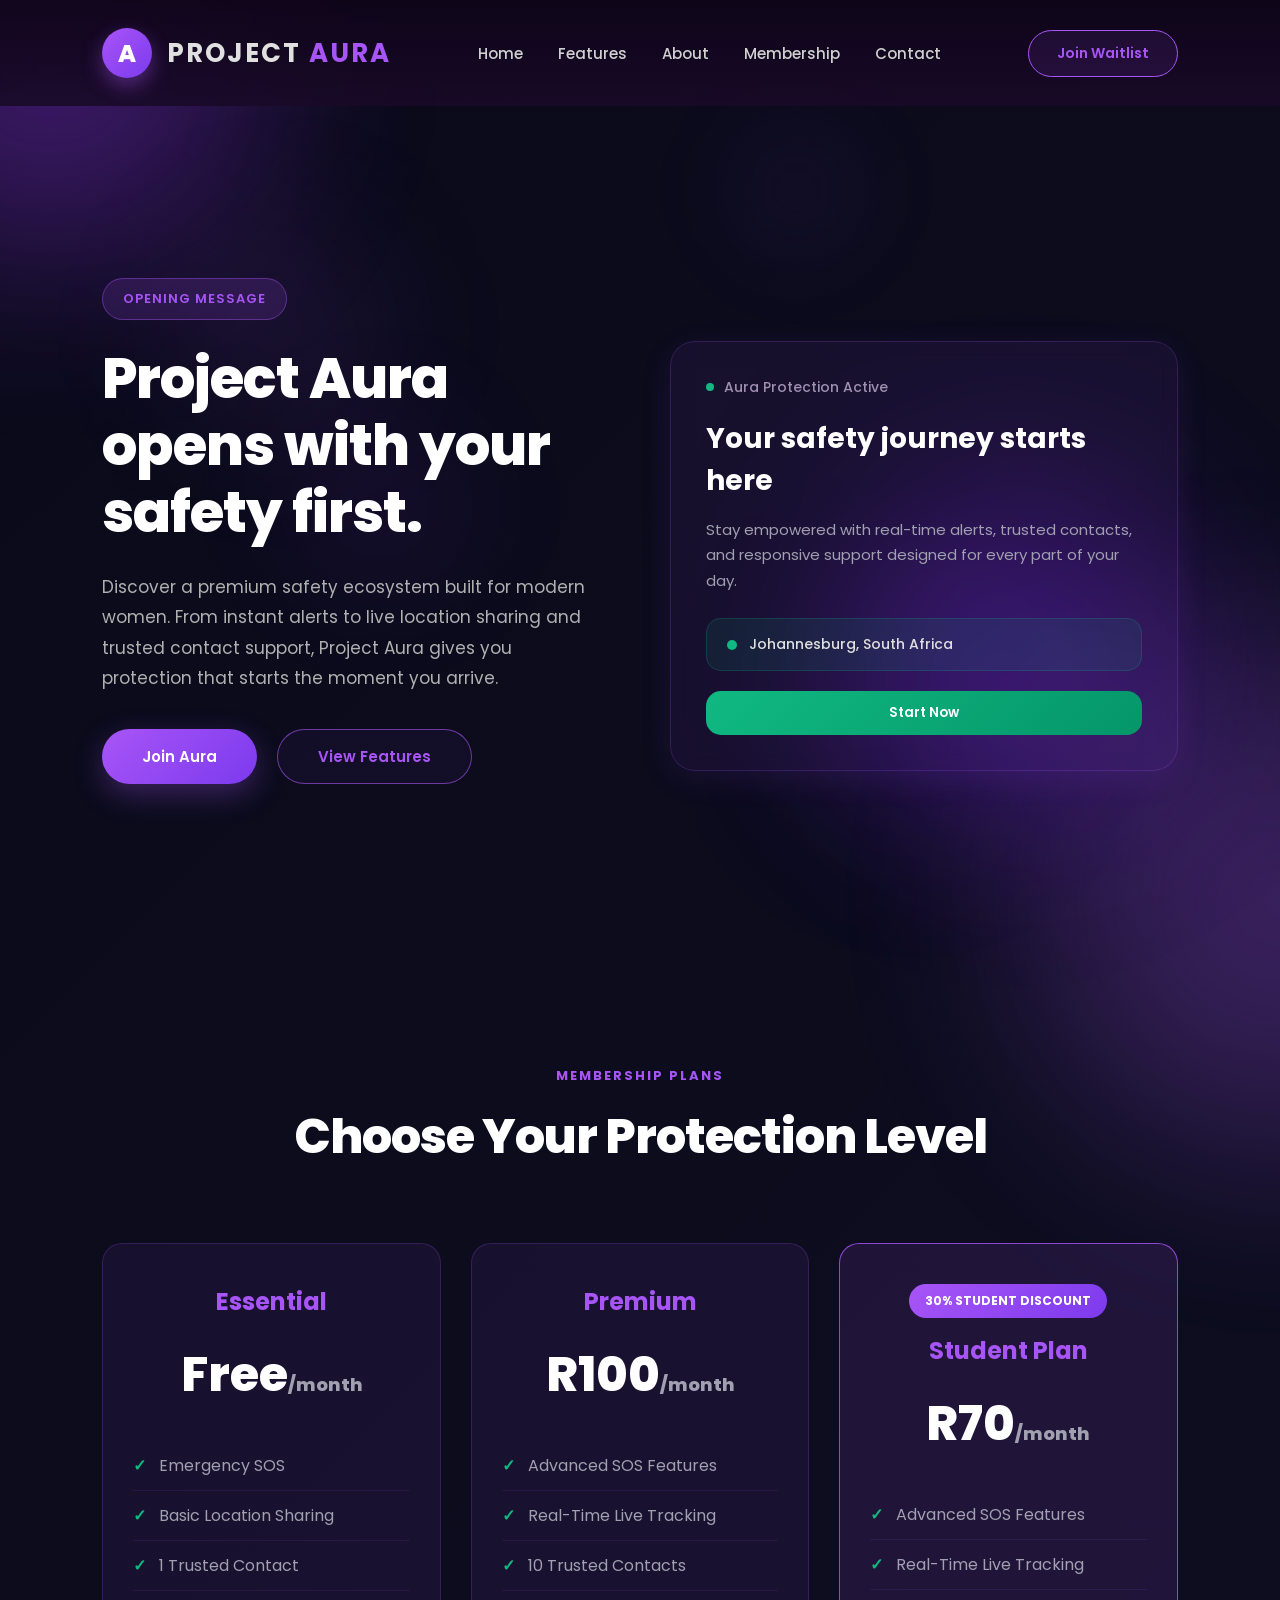
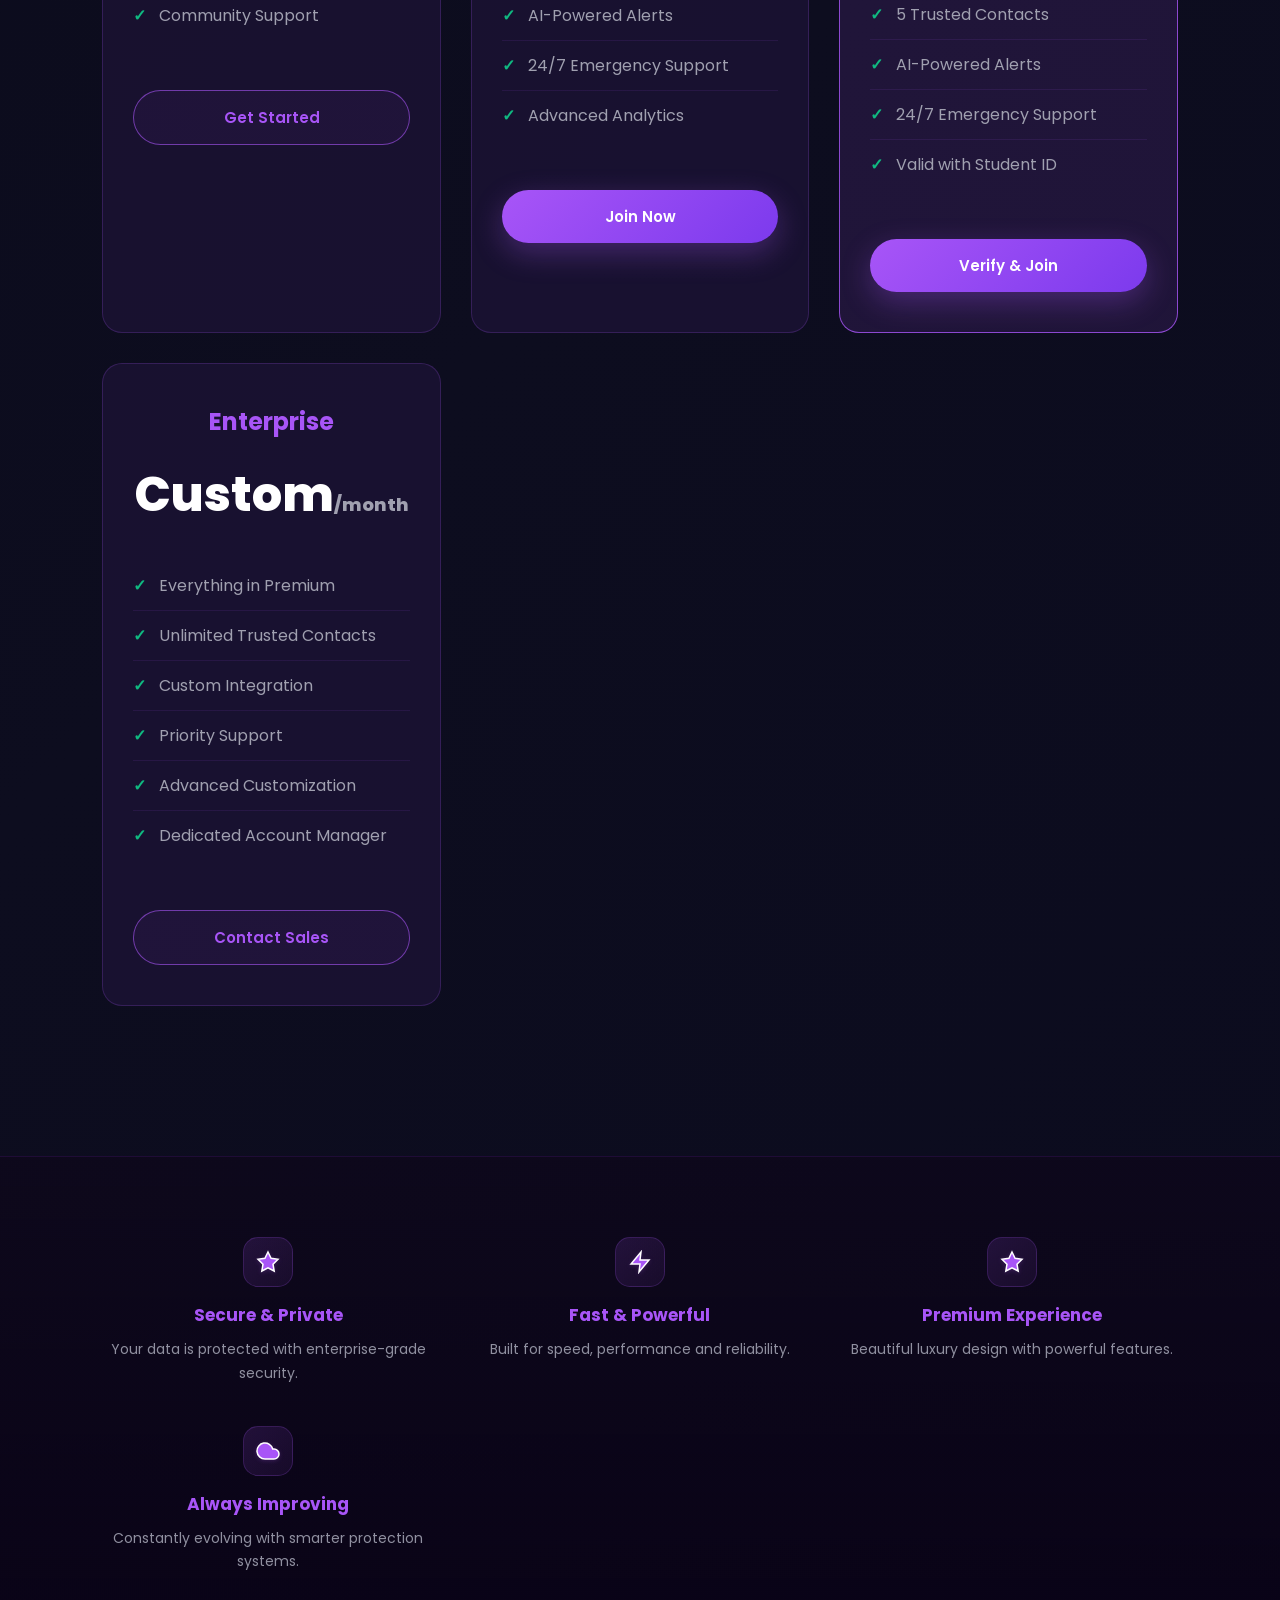
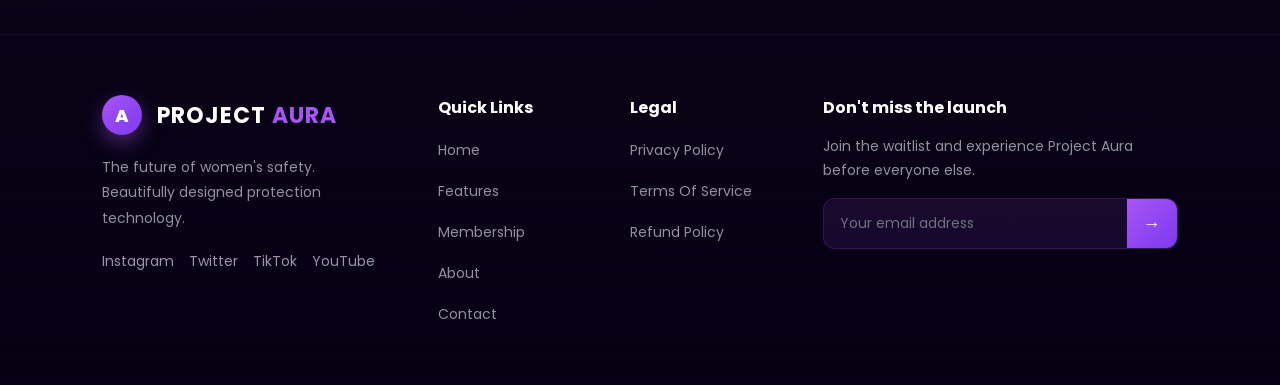
<file: index.html>
<!DOCTYPE html>
<html lang="en">
<head>
<meta charset="UTF-8">
<meta name="viewport" content="width=device-width, initial-scale=1.0">
<title>Membership - Project Aura</title>
<link rel="stylesheet" href="styles.css">
<link rel="preconnect" href="https://fonts.googleapis.com">
<link href="https://fonts.googleapis.com/css2?family=Poppins:wght@300;400;500;600;700;800&display=swap" rel="stylesheet">
<style>
.pricing-grid {
    display: grid;
    grid-template-columns: repeat(auto-fit, minmax(300px, 1fr));
    gap: 30px;
    margin: 50px auto;
    max-width: 1200px;
}
.pricing-card {
    background: rgba(168,85,247,0.08);
    border: 1px solid rgba(168,85,247,0.2);
    border-radius: 20px;
    padding: 40px 30px;
    text-align: center;
    transition: all 0.4s ease;
    position: relative;
}
.pricing-card:hover {
    transform: translateY(-10px);
    border-color: rgba(168,85,247,0.5);
    box-shadow: 0 20px 40px rgba(168,85,247,0.2);
}
.pricing-card h3 {
    font-size: 24px;
    font-weight: 700;
    margin-bottom: 15px;
    color: #a855f7;
}
.pricing-card .price {
    font-size: 48px;
    font-weight: 800;
    color: white;
    margin: 20px 0;
}
.pricing-card .price span {
    font-size: 18px;
    color: #a0a0b0;
}
.pricing-card ul {
    list-style: none;
    text-align: left;
    margin: 30px 0;
}
.pricing-card li {
    padding: 12px 0;
    color: #a0a0b0;
    border-bottom: 1px solid rgba(168,85,247,0.1);
}
.pricing-card li:last-child {
    border-bottom: none;
}
.pricing-card li::before {
    content: "✓ ";
    color: #10b981;
    font-weight: bold;
    margin-right: 10px;
}
</style>
</head>
<body>

<div class="bg-blur blur1"></div>
<div class="bg-blur blur2"></div>
<div class="bg-blur blur3"></div>

<div class="purple-glow-1"></div>
<div class="purple-glow-2"></div>
<div class="purple-glow-3"></div>
<div class="purple-glow-4"></div>

<header>
<nav>
<div class="logo">
    <div class="logo-circle">A</div>
    <h1>PROJECT <span>AURA</span></h1>
</div>
<ul>
    <li><a href="index.html">Home</a></li>
    <li><a href="features.html">Features</a></li>
    <li><a href="about.html">About</a></li>
    <li><a href="membership.html">Membership</a></li>
    <li><a href="contact.html">Contact</a></li>
</ul>
<button class="nav-btn" onclick="window.location.href='membership.html'">Join Waitlist</button>
</nav>
</header>

<section class="hero">
    <div class="hero-left">
        <div class="premium-badge">OPENING MESSAGE</div>
        <h2>Project Aura opens with your safety first.</h2>
        <p>Discover a premium safety ecosystem built for modern women. From instant alerts to live location sharing and trusted contact support, Project Aura gives you protection that starts the moment you arrive.</p>
        <div class="hero-buttons">
            <button class="primary-btn" onclick="window.location.href='membership.html'">Join Aura</button>
            <button class="secondary-btn" onclick="window.location.href='features.html'">View Features</button>
        </div>
    </div>
    <div class="hero-right">
        <div class="glass-card">
            <div class="card-top">
                <div class="status-dot"></div>
                Aura Protection Active
            </div>
            <h3>Your safety journey starts here</h3>
            <p>Stay empowered with real-time alerts, trusted contacts, and responsive support designed for every part of your day.</p>
            <div class="live-location">
                <div class="pulse"></div>
                Johannesburg, South Africa
            </div>
            <button onclick="window.location.href='membership.html'">Start Now</button>
        </div>
    </div>
</section>

<section class="features-section" style="min-height: 80vh; padding-top: 60px;">
<div class="section-title">
    <span>MEMBERSHIP PLANS</span>
    <h2>Choose Your Protection Level</h2>
</div>

<div class="pricing-grid">
    <div class="pricing-card">
        <h3>Essential</h3>
        <div class="price">Free<span>/month</span></div>
        <ul>
            <li>Emergency SOS</li>
            <li>Basic Location Sharing</li>
            <li>1 Trusted Contact</li>
            <li>Community Support</li>
        </ul>
        <button class="secondary-btn" style="width: 100%; margin-top: 20px;">Get Started</button>
    </div>

    <div class="pricing-card">
        <h3>Premium</h3>
        <div class="price">R100<span>/month</span></div>
        <ul>
            <li>Advanced SOS Features</li>
            <li>Real-Time Live Tracking</li>
            <li>10 Trusted Contacts</li>
            <li>AI-Powered Alerts</li>
            <li>24/7 Emergency Support</li>
            <li>Advanced Analytics</li>
        </ul>
        <button class="primary-btn" style="width: 100%; margin-top: 20px;">Join Now</button>
    </div>

    <div class="pricing-card" style="border-color: rgba(168,85,247,0.8); background: rgba(168,85,247,0.12);">
        <div style="display: inline-block; padding: 8px 16px; background: linear-gradient(135deg, #a855f7, #7c3aed); border-radius: 20px; font-size: 12px; font-weight: 700; margin-bottom: 15px; color: white;">30% STUDENT DISCOUNT</div>
        <h3>Student Plan</h3>
        <div class="price">R70<span>/month</span></div>
        <ul>
            <li>Advanced SOS Features</li>
            <li>Real-Time Live Tracking</li>
            <li>5 Trusted Contacts</li>
            <li>AI-Powered Alerts</li>
            <li>24/7 Emergency Support</li>
            <li>Valid with Student ID</li>
        </ul>
        <button class="primary-btn" style="width: 100%; margin-top: 20px;">Verify & Join</button>
    </div>

    <div class="pricing-card">
        <h3>Enterprise</h3>
        <div class="price">Custom<span>/month</span></div>
        <ul>
            <li>Everything in Premium</li>
            <li>Unlimited Trusted Contacts</li>
            <li>Custom Integration</li>
            <li>Priority Support</li>
            <li>Advanced Customization</li>
            <li>Dedicated Account Manager</li>
        </ul>
        <button class="secondary-btn" style="width: 100%; margin-top: 20px;">Contact Sales</button>
    </div>
</div>
</section>

<footer class="aura-footer">
<div class="footer-top">
<div class="footer-feature">
    <div class="footer-icon">
        <svg viewBox="0 0 24 24" xmlns="http://www.w3.org/2000/svg">
            <path d="M12 2l3.09 6.26L22 9.27l-5 4.87 1.18 6.88L12 17.77l-6.18 3.25L7 14.14 2 9.27l6.91-1.01L12 2z"/>
            <path d="M12 2l3.09 6.26L22 9.27l-5 4.87 1.18 6.88L12 17.77l-6.18 3.25L7 14.14 2 9.27l6.91-1.01L12 2z" fill="none" stroke="currentColor" stroke-width="1.5"/>
        </svg>
    </div>
    <h3>Secure & Private</h3>
    <p>Your data is protected with enterprise-grade security.</p>
</div>
<div class="footer-feature">
    <div class="footer-icon">
        <svg viewBox="0 0 24 24" xmlns="http://www.w3.org/2000/svg">
            <path d="M13 2L3 14h9l-1 8 10-12h-9l1-8z"/>
            <path d="M13 2L3 14h9l-1 8 10-12h-9l1-8z" fill="none" stroke="currentColor" stroke-width="1.5"/>
        </svg>
    </div>
    <h3>Fast & Powerful</h3>
    <p>Built for speed, performance and reliability.</p>
</div>
<div class="footer-feature">
    <div class="footer-icon">
        <svg viewBox="0 0 24 24" xmlns="http://www.w3.org/2000/svg">
            <path d="M12 2l3.09 6.26L22 9.27l-5 4.87 1.18 6.88L12 17.77l-6.18 3.25L7 14.14 2 9.27l6.91-1.01L12 2z"/>
            <path d="M12 2l3.09 6.26L22 9.27l-5 4.87 1.18 6.88L12 17.77l-6.18 3.25L7 14.14 2 9.27l6.91-1.01L12 2z" fill="none" stroke="currentColor" stroke-width="1.5"/>
        </svg>
    </div>
    <h3>Premium Experience</h3>
    <p>Beautiful luxury design with powerful features.</p>
</div>
<div class="footer-feature">
    <div class="footer-icon">
        <svg viewBox="0 0 24 24" xmlns="http://www.w3.org/2000/svg">
            <path d="M18 10h-1.26A8 8 0 1 0 9 20h9a5 5 0 0 0 0-10z"/>
            <path d="M18 10h-1.26A8 8 0 1 0 9 20h9a5 5 0 0 0 0-10z" fill="none" stroke="currentColor" stroke-width="1.5"/>
        </svg>
    </div>
    <h3>Always Improving</h3>
    <p>Constantly evolving with smarter protection systems.</p>
</div>
</div>

<div class="footer-main">
<div class="footer-brand">
<div class="logo">
    <div class="logo-circle">A</div>
    <h1>PROJECT <span>AURA</span></h1>
</div>
<p>
    The future of women's safety.
    <br>
    Beautifully designed protection technology.
</p>
<div class="socials">
    <a href="#">Instagram</a>
    <a href="#">Twitter</a>
    <a href="#">TikTok</a>
    <a href="#">YouTube</a>
</div>
</div>

<div class="footer-links">
<h3>Quick Links</h3>
<a href="index.html">Home</a>
<a href="features.html">Features</a>
<a href="membership.html">Membership</a>
<a href="about.html">About</a>
<a href="contact.html">Contact</a>
</div>

<div class="footer-links">
<h3>Legal</h3>
<a href="privacy.html">Privacy Policy</a>
<a href="terms.html">Terms Of Service</a>
<a href="refund.html">Refund Policy</a>
</div>

<div class="newsletter">
<h3>Don't miss the launch</h3>
<p>
Join the waitlist and experience
Project Aura before everyone else.
</p>
<div class="newsletter-box">
    <input type="email" placeholder="Your email address">
    <button>→</button>
</div>
</div>
</div>
</footer>

</body>
</html>
</file>
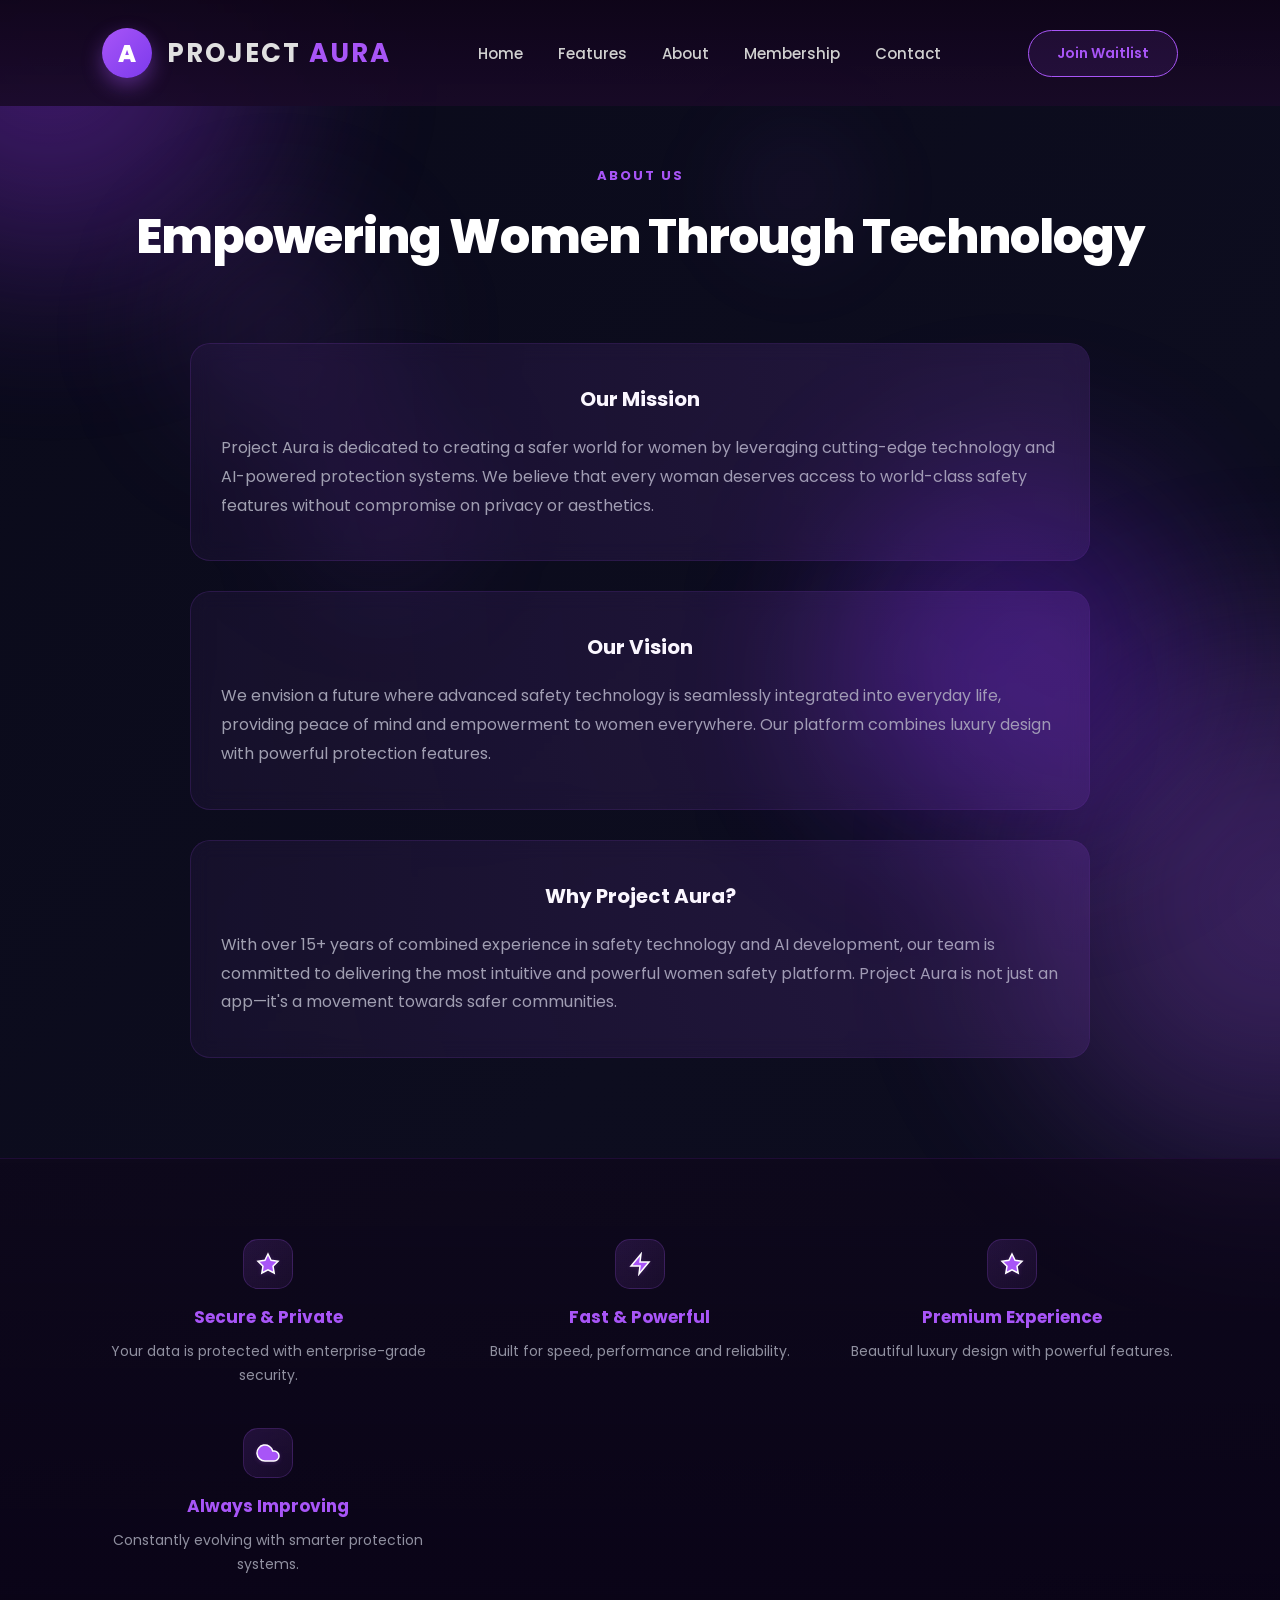
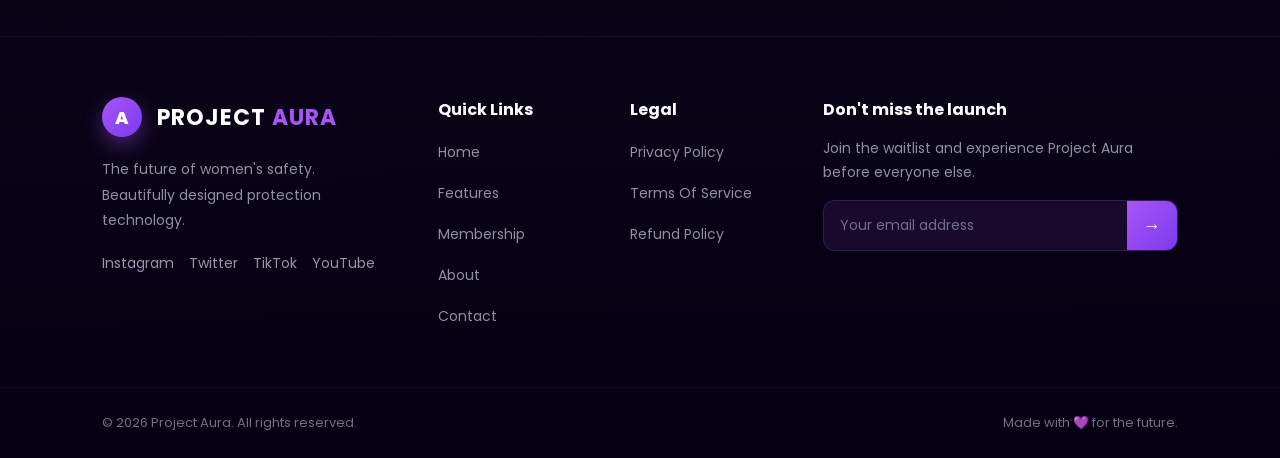
<file: about.html>
<!DOCTYPE html>
<html lang="en">
<head>
<meta charset="UTF-8">
<meta name="viewport" content="width=device-width, initial-scale=1.0">
<title>About - Project Aura</title>
<link rel="stylesheet" href="styles.css">
<link rel="preconnect" href="https://fonts.googleapis.com">
<link href="https://fonts.googleapis.com/css2?family=Poppins:wght@300;400;500;600;700;800&display=swap" rel="stylesheet">
</head>
<body>

<div class="bg-blur blur1"></div>
<div class="bg-blur blur2"></div>
<div class="bg-blur blur3"></div>

<div class="purple-glow-1"></div>
<div class="purple-glow-2"></div>
<div class="purple-glow-3"></div>
<div class="purple-glow-4"></div>

<header>
<nav>
<div class="logo">
    <div class="logo-circle">A</div>
    <h1>PROJECT <span>AURA</span></h1>
</div>
<ul>
    <li><a href="index.html">Home</a></li>
    <li><a href="features.html">Features</a></li>
    <li><a href="about.html">About</a></li>
    <li><a href="membership.html">Membership</a></li>
    <li><a href="contact.html">Contact</a></li>
</ul>
<button class="nav-btn" onclick="window.location.href='membership.html'">Join Waitlist</button>
</nav>
</header>

<section class="features-section" style="min-height: 80vh; padding-top: 60px;">
<div class="section-title">
    <span>ABOUT US</span>
    <h2>Empowering Women Through Technology</h2>
</div>

<div style="max-width: 900px; margin: 0 auto;">
    <div class="feature-card" style="text-align: left;">
        <h3 style="text-align: center; margin-bottom: 20px;">Our Mission</h3>
        <p style="font-size: 16px; line-height: 1.8;">
            Project Aura is dedicated to creating a safer world for women by leveraging cutting-edge technology and AI-powered protection systems. We believe that every woman deserves access to world-class safety features without compromise on privacy or aesthetics.
        </p>
    </div>

    <div class="feature-card" style="text-align: left; margin-top: 30px;">
        <h3 style="text-align: center; margin-bottom: 20px;">Our Vision</h3>
        <p style="font-size: 16px; line-height: 1.8;">
            We envision a future where advanced safety technology is seamlessly integrated into everyday life, providing peace of mind and empowerment to women everywhere. Our platform combines luxury design with powerful protection features.
        </p>
    </div>

    <div class="feature-card" style="text-align: left; margin-top: 30px;">
        <h3 style="text-align: center; margin-bottom: 20px;">Why Project Aura?</h3>
        <p style="font-size: 16px; line-height: 1.8;">
            With over 15+ years of combined experience in safety technology and AI development, our team is committed to delivering the most intuitive and powerful women safety platform. Project Aura is not just an app—it's a movement towards safer communities.
        </p>
    </div>
</div>
</section>

<footer class="aura-footer">
<div class="footer-top">
<div class="footer-feature">
    <div class="footer-icon">
        <svg viewBox="0 0 24 24" xmlns="http://www.w3.org/2000/svg">
            <path d="M12 2l3.09 6.26L22 9.27l-5 4.87 1.18 6.88L12 17.77l-6.18 3.25L7 14.14 2 9.27l6.91-1.01L12 2z"/>
            <path d="M12 2l3.09 6.26L22 9.27l-5 4.87 1.18 6.88L12 17.77l-6.18 3.25L7 14.14 2 9.27l6.91-1.01L12 2z" fill="none" stroke="currentColor" stroke-width="1.5"/>
        </svg>
    </div>
    <h3>Secure & Private</h3>
    <p>Your data is protected with enterprise-grade security.</p>
</div>
<div class="footer-feature">
    <div class="footer-icon">
        <svg viewBox="0 0 24 24" xmlns="http://www.w3.org/2000/svg">
            <path d="M13 2L3 14h9l-1 8 10-12h-9l1-8z"/>
            <path d="M13 2L3 14h9l-1 8 10-12h-9l1-8z" fill="none" stroke="currentColor" stroke-width="1.5"/>
        </svg>
    </div>
    <h3>Fast & Powerful</h3>
    <p>Built for speed, performance and reliability.</p>
</div>
<div class="footer-feature">
    <div class="footer-icon">
        <svg viewBox="0 0 24 24" xmlns="http://www.w3.org/2000/svg">
            <path d="M12 2l3.09 6.26L22 9.27l-5 4.87 1.18 6.88L12 17.77l-6.18 3.25L7 14.14 2 9.27l6.91-1.01L12 2z"/>
            <path d="M12 2l3.09 6.26L22 9.27l-5 4.87 1.18 6.88L12 17.77l-6.18 3.25L7 14.14 2 9.27l6.91-1.01L12 2z" fill="none" stroke="currentColor" stroke-width="1.5"/>
        </svg>
    </div>
    <h3>Premium Experience</h3>
    <p>Beautiful luxury design with powerful features.</p>
</div>
<div class="footer-feature">
    <div class="footer-icon">
        <svg viewBox="0 0 24 24" xmlns="http://www.w3.org/2000/svg">
            <path d="M18 10h-1.26A8 8 0 1 0 9 20h9a5 5 0 0 0 0-10z"/>
            <path d="M18 10h-1.26A8 8 0 1 0 9 20h9a5 5 0 0 0 0-10z" fill="none" stroke="currentColor" stroke-width="1.5"/>
        </svg>
    </div>
    <h3>Always Improving</h3>
    <p>Constantly evolving with smarter protection systems.</p>
</div>
</div>

<div class="footer-main">
<div class="footer-brand">
<div class="logo">
    <div class="logo-circle">A</div>
    <h1>PROJECT <span>AURA</span></h1>
</div>
<p>
    The future of women's safety.
    <br>
    Beautifully designed protection technology.
</p>
<div class="socials">
    <a href="#">Instagram</a>
    <a href="#">Twitter</a>
    <a href="#">TikTok</a>
    <a href="#">YouTube</a>
</div>
</div>

<div class="footer-links">
<h3>Quick Links</h3>
<a href="index.html">Home</a>
<a href="features.html">Features</a>
<a href="membership.html">Membership</a>
<a href="about.html">About</a>
<a href="contact.html">Contact</a>
</div>

<div class="footer-links">
<h3>Legal</h3>
<a href="privacy.html">Privacy Policy</a>
<a href="terms.html">Terms Of Service</a>
<a href="refund.html">Refund Policy</a>
</div>

<div class="newsletter">
<h3>Don't miss the launch</h3>
<p>
Join the waitlist and experience
Project Aura before everyone else.
</p>
<div class="newsletter-box">
    <input type="email" placeholder="Your email address">
    <button>→</button>
</div>
</div>
</div>

<div class="footer-bottom">
    <p>© 2026 Project Aura. All rights reserved.</p>
    <p>Made with 💜 for the future.</p>
</div>
</footer>

</body>
</html>
</file>
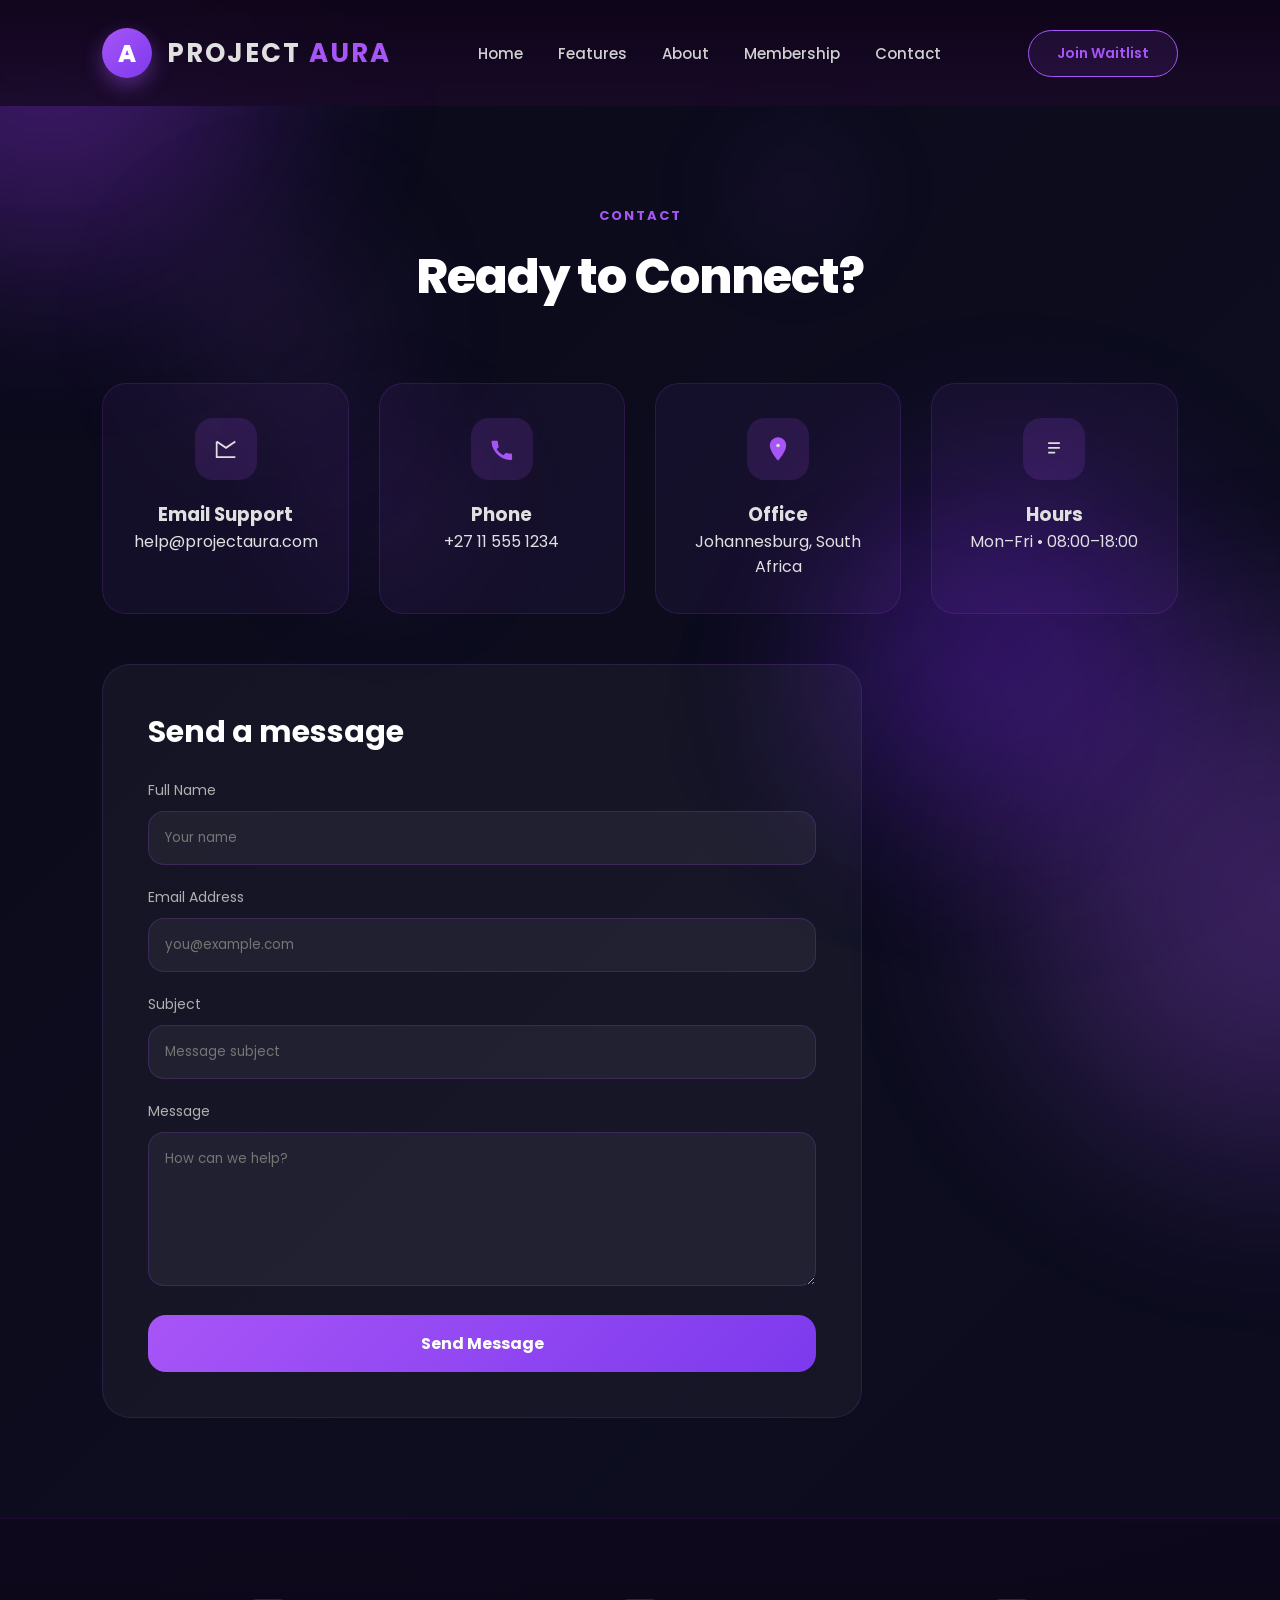
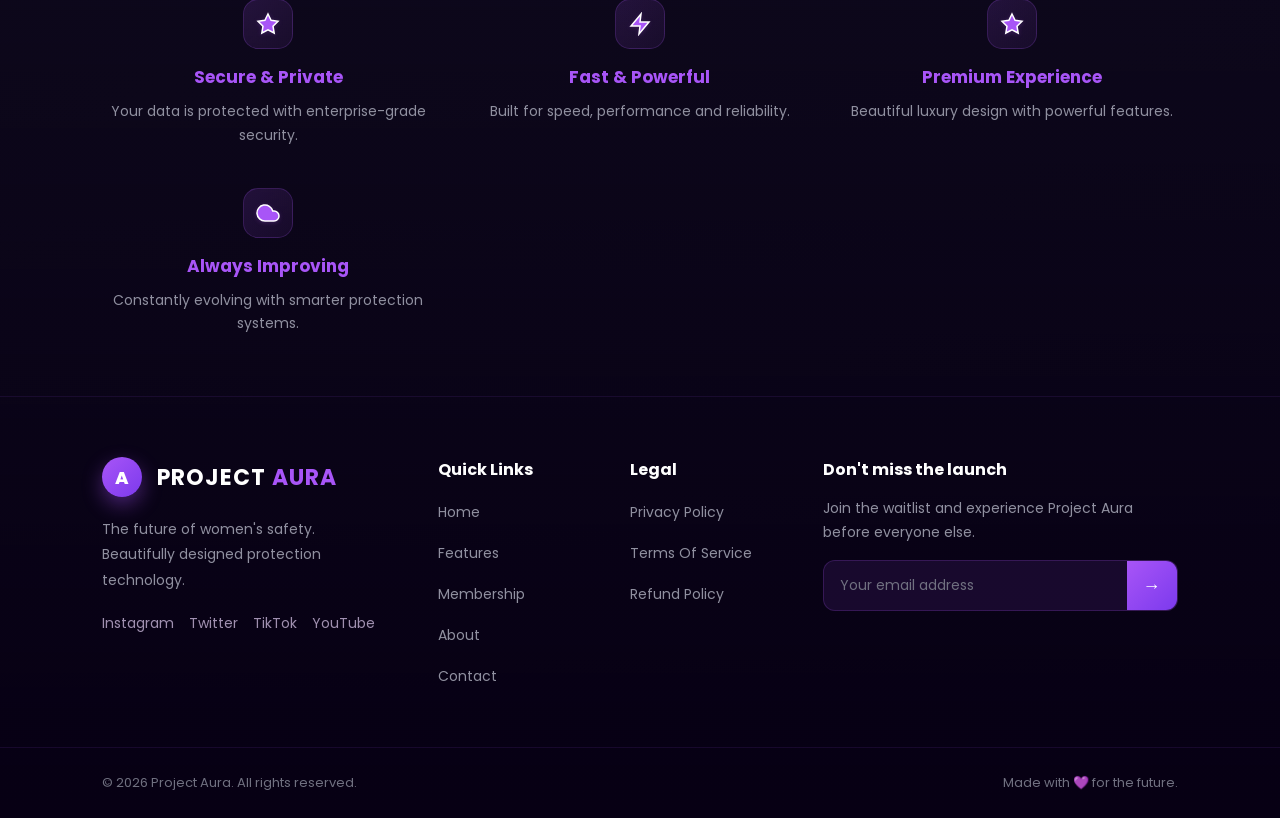
<file: contact.html>
<!DOCTYPE html>
<html lang="en">
<head>
    <meta charset="UTF-8">
    <meta name="viewport" content="width=device-width, initial-scale=1.0">
    <title>Contact - Project Aura</title>
    <link rel="stylesheet" href="styles.css">
    <link rel="preconnect" href="https://fonts.googleapis.com">
    <link href="https://fonts.googleapis.com/css2?family=Poppins:wght@300;400;500;600;700;800&display=swap" rel="stylesheet">
</head>
<body>

<div class="bg-blur blur1"></div>
<div class="bg-blur blur2"></div>
<div class="bg-blur blur3"></div>
<div class="purple-glow-1"></div>
<div class="purple-glow-2"></div>
<div class="purple-glow-3"></div>
<div class="purple-glow-4"></div>

<header>
    <nav>
        <div class="logo">
            <div class="logo-circle">A</div>
            <h1>PROJECT <span>AURA</span></h1>
        </div>
        <ul>
            <li><a href="index.html">Home</a></li>
            <li><a href="features.html">Features</a></li>
            <li><a href="about.html">About</a></li>
            <li><a href="membership.html">Membership</a></li>
            <li><a href="contact.html">Contact</a></li>
        </ul>
        <button class="nav-btn" onclick="window.location.href='membership.html'">Join Waitlist</button>
    </nav>
</header>

<section class="features-section contact-section">
    <div class="section-title">
        <span>CONTACT</span>
        <h2>Ready to Connect?</h2>
    </div>
    <div class="contact-grid">
        <div class="contact-card">
            <div class="contact-icon">
                <svg viewBox="0 0 24 24" xmlns="http://www.w3.org/2000/svg">
                    <path d="M4 4h16v16H4z" fill="none"/>
                    <path d="M4 5.5L12 11l8-5.5M20 19H4V5.5" fill="none" stroke="currentColor" stroke-width="1.5"/>
                </svg>
            </div>
            <h3>Email Support</h3>
            <p>help@projectaura.com</p>
        </div>
        <div class="contact-card">
            <div class="contact-icon">
                <svg viewBox="0 0 24 24" xmlns="http://www.w3.org/2000/svg">
                    <path d="M6.62 10.79a15.05 15.05 0 0 0 6.59 6.59l1.79-1.79a1 1 0 0 1 1.11-.21 11.36 11.36 0 0 0 3.55.57 1 1 0 0 1 1 1v3.49a1 1 0 0 1-1 1A17 17 0 0 1 3 6a1 1 0 0 1 1-1h3.49a1 1 0 0 1 1 1 11.36 11.36 0 0 0 .57 3.55 1 1 0 0 1-.21 1.11l-1.79 1.79z"/>
                </svg>
            </div>
            <h3>Phone</h3>
            <p>+27 11 555 1234</p>
        </div>
        <div class="contact-card">
            <div class="contact-icon">
                <svg viewBox="0 0 24 24" xmlns="http://www.w3.org/2000/svg">
                    <path d="M12 2C8.13 2 5 5.13 5 9c0 5.25 7 13 7 13s7-7.75 7-13c0-3.87-3.13-7-7-7z"/>
                    <circle cx="12" cy="9" r="1.5" fill="currentColor"/>
                </svg>
            </div>
            <h3>Office</h3>
            <p>Johannesburg, South Africa</p>
        </div>
        <div class="contact-card">
            <div class="contact-icon">
                <svg viewBox="0 0 24 24" xmlns="http://www.w3.org/2000/svg">
                    <path d="M7 7h10M7 11h10M7 15h6" fill="none" stroke="currentColor" stroke-width="1.5"/>
                </svg>
            </div>
            <h3>Hours</h3>
            <p>Mon–Fri • 08:00–18:00</p>
        </div>
    </div>
    <div class="contact-form">
        <h3>Send a message</h3>
        <form>
            <div class="form-group">
                <label for="name">Full Name</label>
                <input id="name" type="text" placeholder="Your name">
            </div>
            <div class="form-group">
                <label for="email">Email Address</label>
                <input id="email" type="email" placeholder="you@example.com">
            </div>
            <div class="form-group">
                <label for="subject">Subject</label>
                <input id="subject" type="text" placeholder="Message subject">
            </div>
            <div class="form-group">
                <label for="message">Message</label>
                <textarea id="message" rows="6" placeholder="How can we help?"></textarea>
            </div>
            <button type="submit" class="form-btn">Send Message</button>
        </form>
    </div>
</section>

<footer class="aura-footer">
    <div class="footer-top">
        <div class="footer-feature">
            <div class="footer-icon">
                <svg viewBox="0 0 24 24" xmlns="http://www.w3.org/2000/svg">
                    <path d="M12 2l3.09 6.26L22 9.27l-5 4.87 1.18 6.88L12 17.77l-6.18 3.25L7 14.14 2 9.27l6.91-1.01L12 2z"/>
                    <path d="M12 2l3.09 6.26L22 9.27l-5 4.87 1.18 6.88L12 17.77l-6.18 3.25L7 14.14 2 9.27l6.91-1.01L12 2z" fill="none" stroke="currentColor" stroke-width="1.5"/>
                </svg>
            </div>
            <h3>Secure & Private</h3>
            <p>Your data is protected with enterprise-grade security.</p>
        </div>
        <div class="footer-feature">
            <div class="footer-icon">
                <svg viewBox="0 0 24 24" xmlns="http://www.w3.org/2000/svg">
                    <path d="M13 2L3 14h9l-1 8 10-12h-9l1-8z"/>
                    <path d="M13 2L3 14h9l-1 8 10-12h-9l1-8z" fill="none" stroke="currentColor" stroke-width="1.5"/>
                </svg>
            </div>
            <h3>Fast & Powerful</h3>
            <p>Built for speed, performance and reliability.</p>
        </div>
        <div class="footer-feature">
            <div class="footer-icon">
                <svg viewBox="0 0 24 24" xmlns="http://www.w3.org/2000/svg">
                    <path d="M12 2l3.09 6.26L22 9.27l-5 4.87 1.18 6.88L12 17.77l-6.18 3.25L7 14.14 2 9.27l6.91-1.01L12 2z"/>
                    <path d="M12 2l3.09 6.26L22 9.27l-5 4.87 1.18 6.88L12 17.77l-6.18 3.25L7 14.14 2 9.27l6.91-1.01L12 2z" fill="none" stroke="currentColor" stroke-width="1.5"/>
                </svg>
            </div>
            <h3>Premium Experience</h3>
            <p>Beautiful luxury design with powerful features.</p>
        </div>
        <div class="footer-feature">
            <div class="footer-icon">
                <svg viewBox="0 0 24 24" xmlns="http://www.w3.org/2000/svg">
                    <path d="M18 10h-1.26A8 8 0 1 0 9 20h9a5 5 0 0 0 0-10z"/>
                    <path d="M18 10h-1.26A8 8 0 1 0 9 20h9a5 5 0 0 0 0-10z" fill="none" stroke="currentColor" stroke-width="1.5"/>
                </svg>
            </div>
            <h3>Always Improving</h3>
            <p>Constantly evolving with smarter protection systems.</p>
        </div>
    </div>
    <div class="footer-main">
        <div class="footer-brand">
            <div class="logo">
                <div class="logo-circle">A</div>
                <h1>PROJECT <span>AURA</span></h1>
            </div>
            <p>The future of women's safety.<br>Beautifully designed protection technology.</p>
            <div class="socials">
                <a href="#">Instagram</a>
                <a href="#">Twitter</a>
                <a href="#">TikTok</a>
                <a href="#">YouTube</a>
            </div>
        </div>
        <div class="footer-links">
            <h3>Quick Links</h3>
            <a href="index.html">Home</a>
            <a href="features.html">Features</a>
            <a href="membership.html">Membership</a>
            <a href="about.html">About</a>
            <a href="contact.html">Contact</a>
        </div>
        <div class="footer-links">
            <h3>Legal</h3>
            <a href="privacy.html">Privacy Policy</a>
            <a href="terms.html">Terms Of Service</a>
            <a href="refund.html">Refund Policy</a>
        </div>
        <div class="newsletter">
            <h3>Don't miss the launch</h3>
            <p>Join the waitlist and experience Project Aura before everyone else.</p>
            <div class="newsletter-box">
                <input type="email" placeholder="Your email address">
                <button>→</button>
            </div>
        </div>
    </div>
    <div class="footer-bottom">
        <p>© 2026 Project Aura. All rights reserved.</p>
        <p>Made with 💜 for the future.</p>
    </div>
</footer>

</body>
</html>
</file>
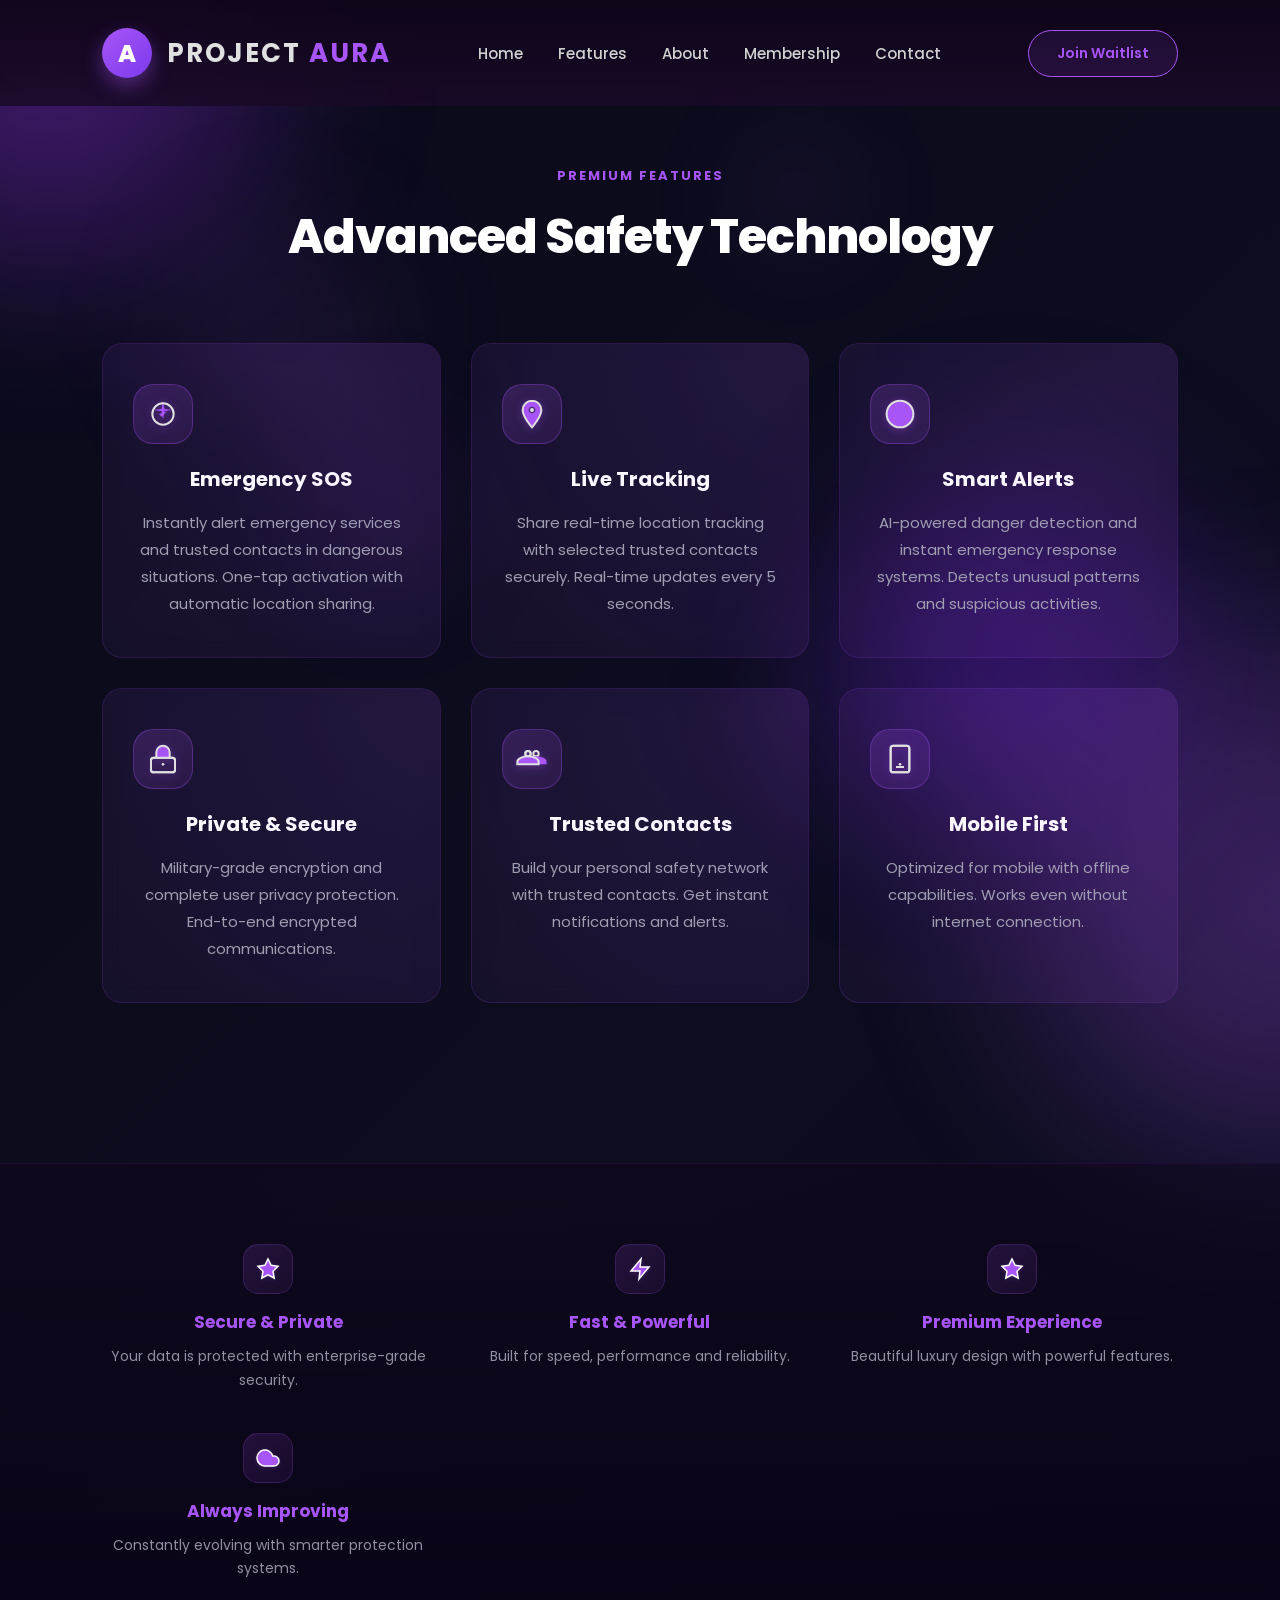
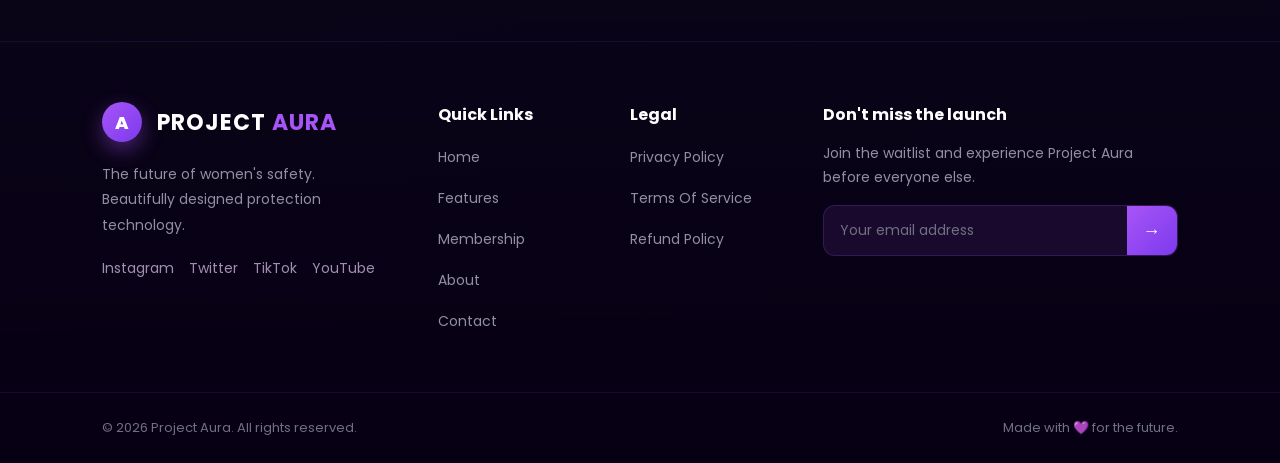
<file: features.html>
<!DOCTYPE html>
<html lang="en">
<head>
<meta charset="UTF-8">
<meta name="viewport" content="width=device-width, initial-scale=1.0">
<title>Features - Project Aura</title>
<link rel="stylesheet" href="styles.css">
<link rel="preconnect" href="https://fonts.googleapis.com">
<link href="https://fonts.googleapis.com/css2?family=Poppins:wght@300;400;500;600;700;800&display=swap" rel="stylesheet">
</head>
<body>

<div class="bg-blur blur1"></div>
<div class="bg-blur blur2"></div>
<div class="bg-blur blur3"></div>

<div class="purple-glow-1"></div>
<div class="purple-glow-2"></div>
<div class="purple-glow-3"></div>
<div class="purple-glow-4"></div>

<header>
<nav>
<div class="logo">
    <div class="logo-circle">A</div>
    <h1>PROJECT <span>AURA</span></h1>
</div>
<ul>
    <li><a href="index.html">Home</a></li>
    <li><a href="features.html">Features</a></li>
    <li><a href="about.html">About</a></li>
    <li><a href="membership.html">Membership</a></li>
    <li><a href="contact.html">Contact</a></li>
</ul>
<button class="nav-btn" onclick="window.location.href='membership.html'">Join Waitlist</button>
</nav>
</header>

<section class="features-section" style="min-height: 80vh; padding-top: 60px;">
<div class="section-title">
    <span>PREMIUM FEATURES</span>
    <h2>Advanced Safety Technology</h2>
</div>

<div class="features-grid" style="margin-bottom: 60px;">
<div class="feature-card">
    <div class="feature-icon">
    <svg viewBox="0 0 24 24" xmlns="http://www.w3.org/2000/svg">
        <path d="M12 2L13.09 8.26L19 9L13.09 9.74L12 16L10.91 9.74L5 9L10.91 8.26L12 2Z"/>
        <path d="M12 2L13.09 8.26L19 9L13.09 9.74L12 16L10.91 9.74L5 9L10.91 8.26L12 2Z" opacity="0.3"/>
        <circle cx="12" cy="12" r="8" fill="none" stroke="currentColor" stroke-width="1.5"/>
        <path d="M9 12L11 14L15 10"/>
    </svg>
</div>
    <h3>Emergency SOS</h3>
    <p>
        Instantly alert emergency services and trusted contacts in dangerous situations. One-tap activation with automatic location sharing.
    </p>
</div>

<div class="feature-card">
    <div class="feature-icon">
    <svg viewBox="0 0 24 24" xmlns="http://www.w3.org/2000/svg">
        <path d="M12 2C8.13 2 5 5.13 5 9c0 5.25 7 13 7 13s7-7.75 7-13c0-3.87-3.13-7-7-7zm0 9.5c-1.38 0-2.5-1.12-2.5-2.5s1.12-2.5 2.5-2.5 2.5 1.12 2.5 2.5-1.12 2.5-2.5 2.5z"/>
        <circle cx="12" cy="9" r="1.5" fill="currentColor"/>
        <path d="M12 2C8.13 2 5 5.13 5 9c0 5.25 7 13 7 13s7-7.75 7-13c0-3.87-3.13-7-7-7z" fill="none" stroke="currentColor" stroke-width="1.5"/>
    </svg>
</div>
    <h3>Live Tracking</h3>
    <p>
        Share real-time location tracking with selected trusted contacts securely. Real-time updates every 5 seconds.
    </p>
</div>

<div class="feature-card">
    <div class="feature-icon">
    <svg viewBox="0 0 24 24" xmlns="http://www.w3.org/2000/svg">
        <path d="M12 2C6.48 2 2 6.48 2 12s4.48 10 10 10 10-4.48 10-10S17.52 2 12 2zm-1 15h2v-6h-2v6zm0-8h2V7h-2v2z"/>
        <path d="M12 2C6.48 2 2 6.48 2 12s4.48 10 10 10 10-4.48 10-10S17.52 2 12 2z" fill="none" stroke="currentColor" stroke-width="1.5"/>
        <circle cx="12" cy="16" r="1"/>
        <path d="M12 8v6"/>
    </svg>
</div>
    <h3>Smart Alerts</h3>
    <p>
        AI-powered danger detection and instant emergency response systems. Detects unusual patterns and suspicious activities.
    </p>
</div>

<div class="feature-card">
    <div class="feature-icon">
    <svg viewBox="0 0 24 24" xmlns="http://www.w3.org/2000/svg">
        <rect x="3" y="11" width="18" height="11" rx="2" ry="2" fill="none" stroke="currentColor" stroke-width="1.5"/>
        <circle cx="12" cy="16" r="1" fill="currentColor"/>
        <path d="M7 11V7a5 5 0 0 1 10 0v4"/>
        <rect x="3" y="11" width="18" height="11" rx="2" ry="2" fill="none" stroke="currentColor" stroke-width="1.5"/>
        <path d="M7 11V7a5 5 0 0 1 10 0v4" fill="none" stroke="currentColor" stroke-width="1.5"/>
    </svg>
</div>
    <h3>Private & Secure</h3>
    <p>
        Military-grade encryption and complete user privacy protection. End-to-end encrypted communications.
    </p>
</div>

<div class="feature-card">
    <div class="feature-icon">
    <svg viewBox="0 0 24 24" xmlns="http://www.w3.org/2000/svg">
        <circle cx="9" cy="8" r="2" fill="none" stroke="currentColor" stroke-width="1.5"/>
        <path d="M9 10c-2.67 0-8 1.34-8 4v2h16v-2c0-2.66-5.33-4-8-4z"/>
        <circle cx="15" cy="8" r="2" fill="none" stroke="currentColor" stroke-width="1.5"/>
        <path d="M15 10c-2.67 0-8 1.34-8 4v2h16v-2c0-2.66-5.33-4-8-4z"/>
        <circle cx="9" cy="8" r="2" fill="none" stroke="currentColor" stroke-width="1.5"/>
        <path d="M9 10c-2.67 0-8 1.34-8 4v2h16v-2c0-2.66-5.33-4-8-4z" fill="none" stroke="currentColor" stroke-width="1.5"/>
    </svg>
</div>
    <h3>Trusted Contacts</h3>
    <p>
        Build your personal safety network with trusted contacts. Get instant notifications and alerts.
    </p>
</div>

<div class="feature-card">
    <div class="feature-icon">
    <svg viewBox="0 0 24 24" xmlns="http://www.w3.org/2000/svg">
        <rect x="5" y="2" width="14" height="20" rx="2" ry="2" fill="none" stroke="currentColor" stroke-width="1.5"/>
        <line x1="9" y1="18" x2="15" y2="18" stroke="currentColor" stroke-width="1.5"/>
        <circle cx="12" cy="16" r="1" fill="currentColor"/>
        <rect x="5" y="2" width="14" height="20" rx="2" ry="2" fill="none" stroke="currentColor" stroke-width="1.5"/>
    </svg>
</div>
    <h3>Mobile First</h3>
    <p>
        Optimized for mobile with offline capabilities. Works even without internet connection.
    </p>
</div>
</div>
</section>

<footer class="aura-footer">
<div class="footer-top">
<div class="footer-feature">
    <div class="footer-icon">
        <svg viewBox="0 0 24 24" xmlns="http://www.w3.org/2000/svg">
            <path d="M12 2l3.09 6.26L22 9.27l-5 4.87 1.18 6.88L12 17.77l-6.18 3.25L7 14.14 2 9.27l6.91-1.01L12 2z"/>
            <path d="M12 2l3.09 6.26L22 9.27l-5 4.87 1.18 6.88L12 17.77l-6.18 3.25L7 14.14 2 9.27l6.91-1.01L12 2z" fill="none" stroke="currentColor" stroke-width="1.5"/>
        </svg>
    </div>
    <h3>Secure & Private</h3>
    <p>Your data is protected with enterprise-grade security.</p>
</div>
<div class="footer-feature">
    <div class="footer-icon">
        <svg viewBox="0 0 24 24" xmlns="http://www.w3.org/2000/svg">
            <path d="M13 2L3 14h9l-1 8 10-12h-9l1-8z"/>
            <path d="M13 2L3 14h9l-1 8 10-12h-9l1-8z" fill="none" stroke="currentColor" stroke-width="1.5"/>
        </svg>
    </div>
    <h3>Fast & Powerful</h3>
    <p>Built for speed, performance and reliability.</p>
</div>
<div class="footer-feature">
    <div class="footer-icon">
        <svg viewBox="0 0 24 24" xmlns="http://www.w3.org/2000/svg">
            <path d="M12 2l3.09 6.26L22 9.27l-5 4.87 1.18 6.88L12 17.77l-6.18 3.25L7 14.14 2 9.27l6.91-1.01L12 2z"/>
            <path d="M12 2l3.09 6.26L22 9.27l-5 4.87 1.18 6.88L12 17.77l-6.18 3.25L7 14.14 2 9.27l6.91-1.01L12 2z" fill="none" stroke="currentColor" stroke-width="1.5"/>
        </svg>
    </div>
    <h3>Premium Experience</h3>
    <p>Beautiful luxury design with powerful features.</p>
</div>
<div class="footer-feature">
    <div class="footer-icon">
        <svg viewBox="0 0 24 24" xmlns="http://www.w3.org/2000/svg">
            <path d="M18 10h-1.26A8 8 0 1 0 9 20h9a5 5 0 0 0 0-10z"/>
            <path d="M18 10h-1.26A8 8 0 1 0 9 20h9a5 5 0 0 0 0-10z" fill="none" stroke="currentColor" stroke-width="1.5"/>
        </svg>
    </div>
    <h3>Always Improving</h3>
    <p>Constantly evolving with smarter protection systems.</p>
</div>
</div>

<div class="footer-main">
<div class="footer-brand">
<div class="logo">
    <div class="logo-circle">A</div>
    <h1>PROJECT <span>AURA</span></h1>
</div>
<p>
    The future of women's safety.
    <br>
    Beautifully designed protection technology.
</p>
<div class="socials">
    <a href="#">Instagram</a>
    <a href="#">Twitter</a>
    <a href="#">TikTok</a>
    <a href="#">YouTube</a>
</div>
</div>

<div class="footer-links">
<h3>Quick Links</h3>
<a href="index.html">Home</a>
<a href="features.html">Features</a>
<a href="membership.html">Membership</a>
<a href="about.html">About</a>
<a href="contact.html">Contact</a>
</div>

<div class="footer-links">
<h3>Legal</h3>
<a href="privacy.html">Privacy Policy</a>
<a href="terms.html">Terms Of Service</a>
<a href="refund.html">Refund Policy</a>
</div>

<div class="newsletter">
<h3>Don't miss the launch</h3>
<p>
Join the waitlist and experience
Project Aura before everyone else.
</p>
<div class="newsletter-box">
    <input type="email" placeholder="Your email address">
    <button>→</button>
</div>
</div>
</div>

<div class="footer-bottom">
    <p>© 2026 Project Aura. All rights reserved.</p>
    <p>Made with 💜 for the future.</p>
</div>
</footer>

</body>
</html>
</file>
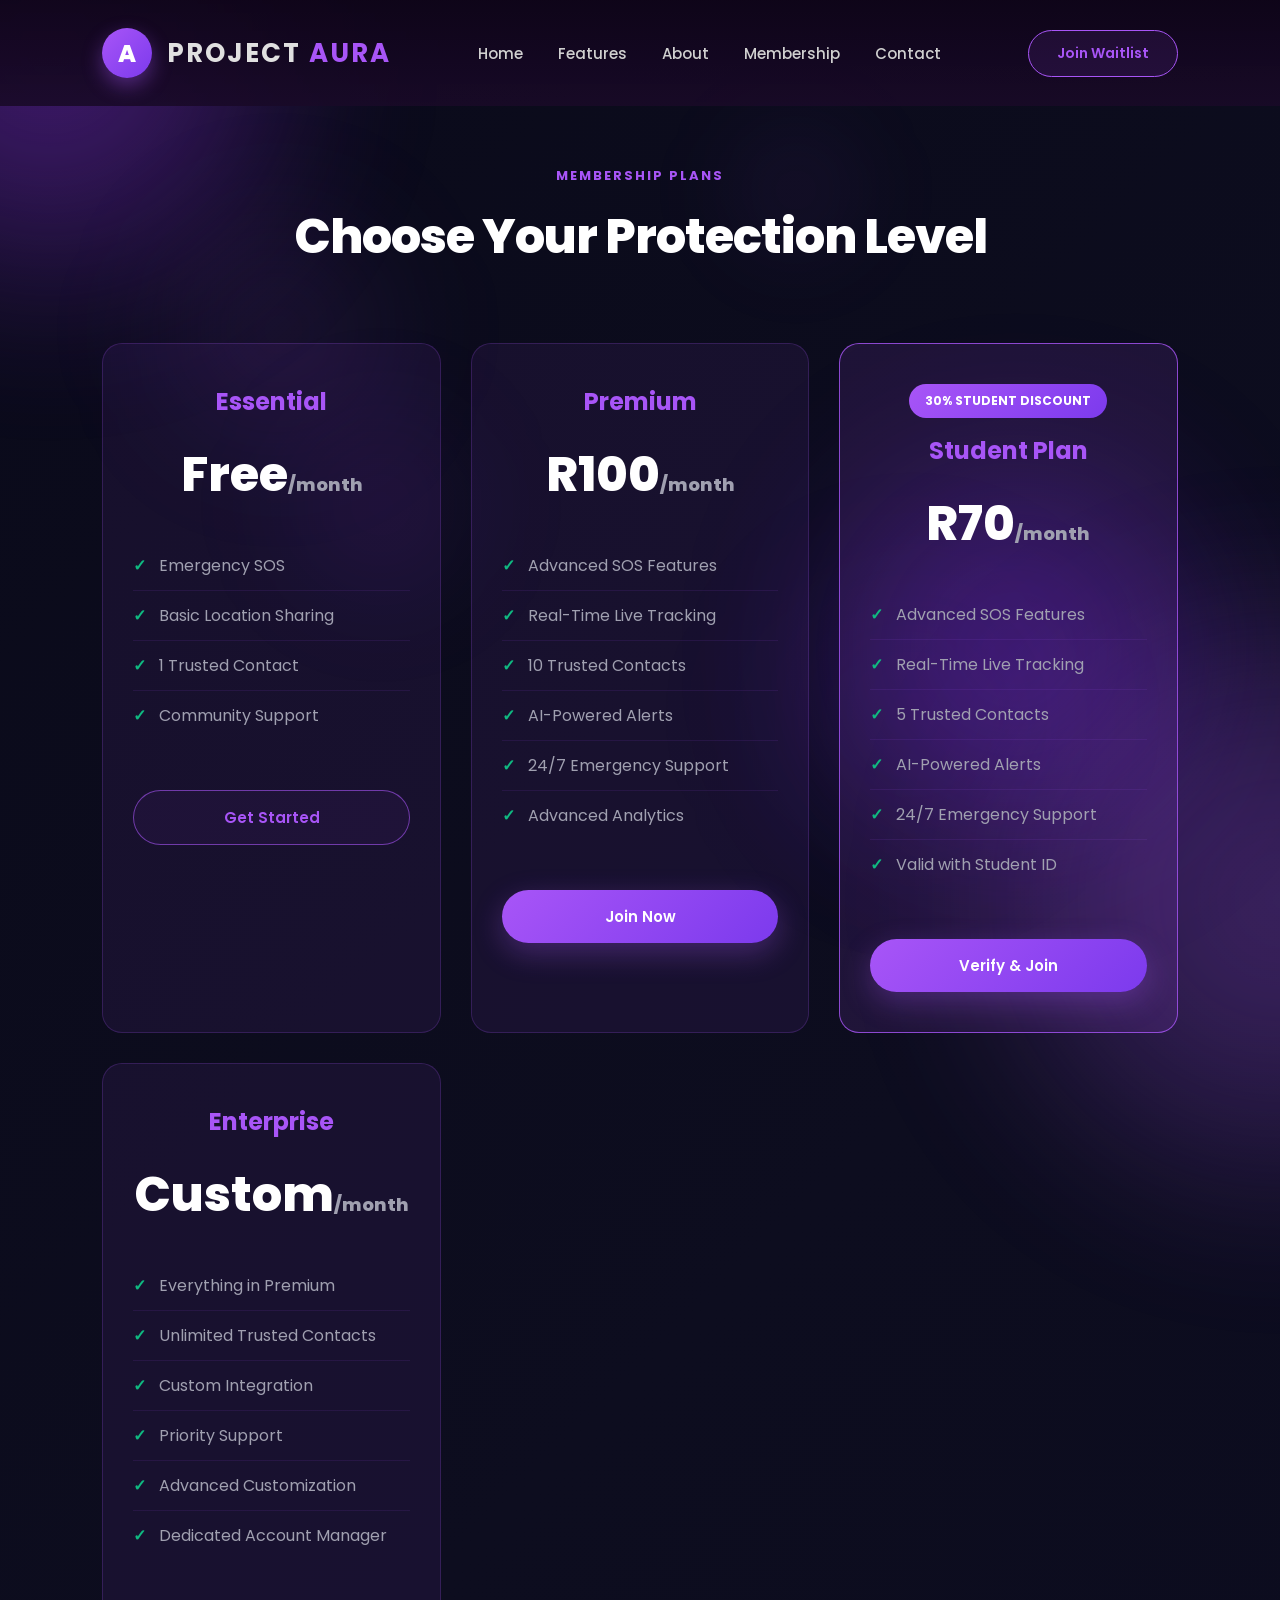
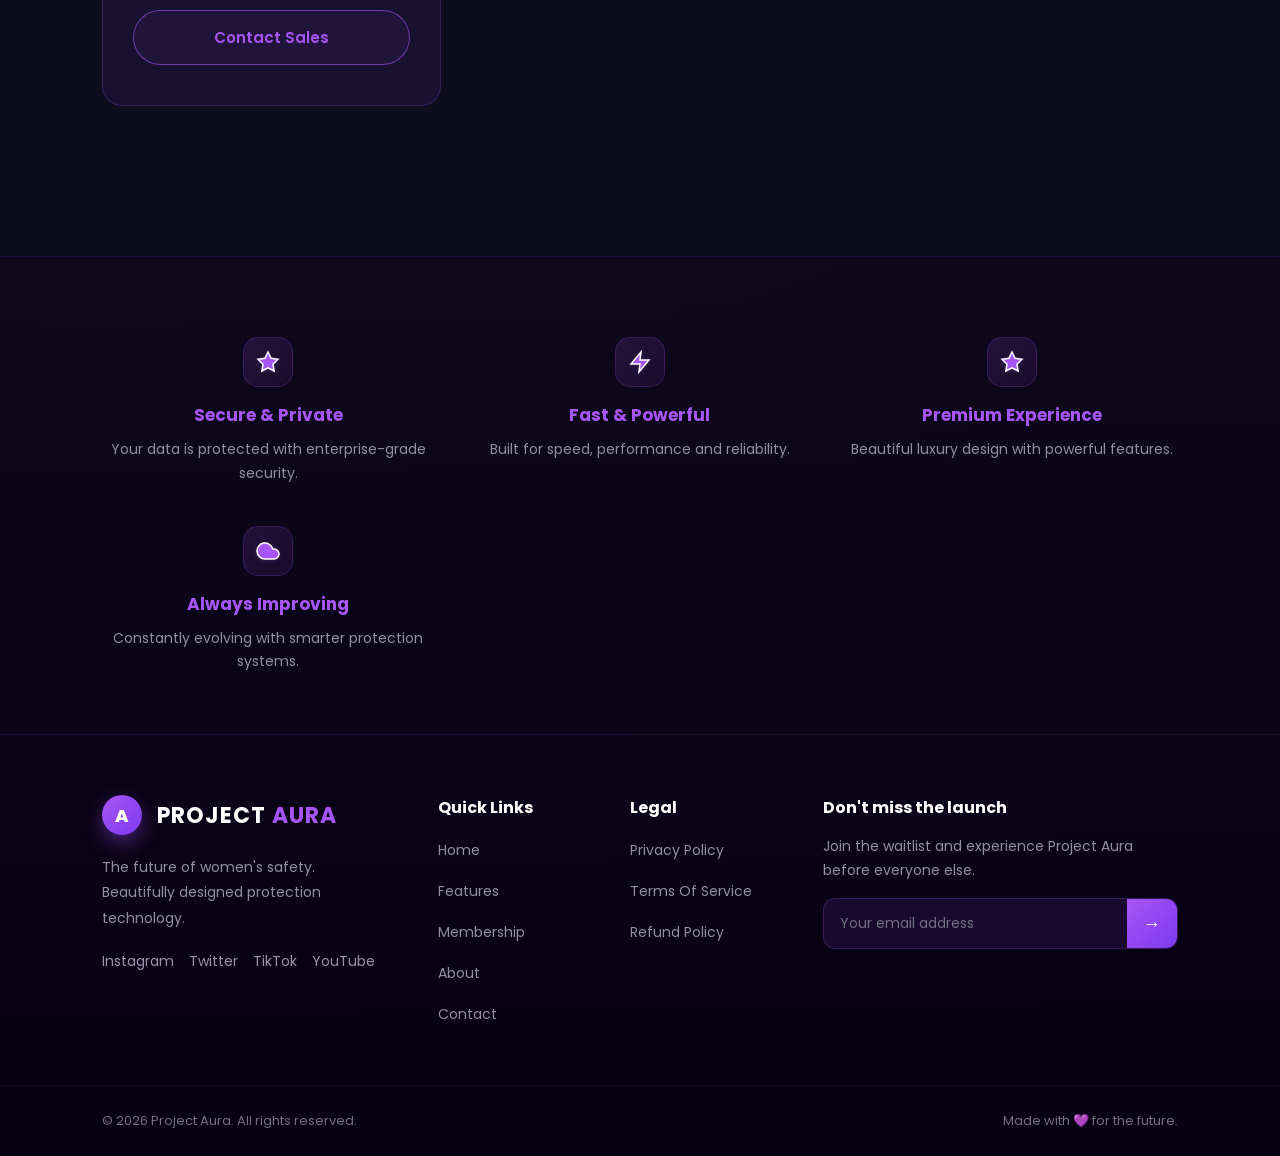
<file: membership.html>
<!DOCTYPE html>
<html lang="en">
<head>
<meta charset="UTF-8">
<meta name="viewport" content="width=device-width, initial-scale=1.0">
<title>Membership - Project Aura</title>
<link rel="stylesheet" href="styles.css">
<link rel="preconnect" href="https://fonts.googleapis.com">
<link href="https://fonts.googleapis.com/css2?family=Poppins:wght@300;400;500;600;700;800&display=swap" rel="stylesheet">
<style>
.pricing-grid {
    display: grid;
    grid-template-columns: repeat(auto-fit, minmax(300px, 1fr));
    gap: 30px;
    margin: 50px auto;
    max-width: 1200px;
}
.pricing-card {
    background: rgba(168,85,247,0.08);
    border: 1px solid rgba(168,85,247,0.2);
    border-radius: 20px;
    padding: 40px 30px;
    text-align: center;
    transition: all 0.4s ease;
    position: relative;
}
.pricing-card:hover {
    transform: translateY(-10px);
    border-color: rgba(168,85,247,0.5);
    box-shadow: 0 20px 40px rgba(168,85,247,0.2);
}
.pricing-card h3 {
    font-size: 24px;
    font-weight: 700;
    margin-bottom: 15px;
    color: #a855f7;
}
.pricing-card .price {
    font-size: 48px;
    font-weight: 800;
    color: white;
    margin: 20px 0;
}
.pricing-card .price span {
    font-size: 18px;
    color: #a0a0b0;
}
.pricing-card ul {
    list-style: none;
    text-align: left;
    margin: 30px 0;
}
.pricing-card li {
    padding: 12px 0;
    color: #a0a0b0;
    border-bottom: 1px solid rgba(168,85,247,0.1);
}
.pricing-card li:last-child {
    border-bottom: none;
}
.pricing-card li::before {
    content: "✓ ";
    color: #10b981;
    font-weight: bold;
    margin-right: 10px;
}
</style>
</head>
<body>

<div class="bg-blur blur1"></div>
<div class="bg-blur blur2"></div>
<div class="bg-blur blur3"></div>

<div class="purple-glow-1"></div>
<div class="purple-glow-2"></div>
<div class="purple-glow-3"></div>
<div class="purple-glow-4"></div>

<header>
<nav>
<div class="logo">
    <div class="logo-circle">A</div>
    <h1>PROJECT <span>AURA</span></h1>
</div>
<ul>
    <li><a href="index.html">Home</a></li>
    <li><a href="features.html">Features</a></li>
    <li><a href="about.html">About</a></li>
    <li><a href="membership.html">Membership</a></li>
    <li><a href="contact.html">Contact</a></li>
</ul>
<button class="nav-btn" onclick="window.location.href='membership.html'">Join Waitlist</button>
</nav>
</header>

<section class="features-section" style="min-height: 80vh; padding-top: 60px;">
<div class="section-title">
    <span>MEMBERSHIP PLANS</span>
    <h2>Choose Your Protection Level</h2>
</div>

<div class="pricing-grid">
    <div class="pricing-card">
        <h3>Essential</h3>
        <div class="price">Free<span>/month</span></div>
        <ul>
            <li>Emergency SOS</li>
            <li>Basic Location Sharing</li>
            <li>1 Trusted Contact</li>
            <li>Community Support</li>
        </ul>
        <button class="secondary-btn" style="width: 100%; margin-top: 20px;">Get Started</button>
    </div>

    <div class="pricing-card">
        <h3>Premium</h3>
        <div class="price">R100<span>/month</span></div>
        <ul>
            <li>Advanced SOS Features</li>
            <li>Real-Time Live Tracking</li>
            <li>10 Trusted Contacts</li>
            <li>AI-Powered Alerts</li>
            <li>24/7 Emergency Support</li>
            <li>Advanced Analytics</li>
        </ul>
        <button class="primary-btn" style="width: 100%; margin-top: 20px;">Join Now</button>
    </div>

    <div class="pricing-card" style="border-color: rgba(168,85,247,0.8); background: rgba(168,85,247,0.12);">
        <div style="display: inline-block; padding: 8px 16px; background: linear-gradient(135deg, #a855f7, #7c3aed); border-radius: 20px; font-size: 12px; font-weight: 700; margin-bottom: 15px; color: white;">30% STUDENT DISCOUNT</div>
        <h3>Student Plan</h3>
        <div class="price">R70<span>/month</span></div>
        <ul>
            <li>Advanced SOS Features</li>
            <li>Real-Time Live Tracking</li>
            <li>5 Trusted Contacts</li>
            <li>AI-Powered Alerts</li>
            <li>24/7 Emergency Support</li>
            <li>Valid with Student ID</li>
        </ul>
        <button class="primary-btn" style="width: 100%; margin-top: 20px;">Verify & Join</button>
    </div>

    <div class="pricing-card">
        <h3>Enterprise</h3>
        <div class="price">Custom<span>/month</span></div>
        <ul>
            <li>Everything in Premium</li>
            <li>Unlimited Trusted Contacts</li>
            <li>Custom Integration</li>
            <li>Priority Support</li>
            <li>Advanced Customization</li>
            <li>Dedicated Account Manager</li>
        </ul>
        <button class="secondary-btn" style="width: 100%; margin-top: 20px;">Contact Sales</button>
    </div>
</div>
</section>

<footer class="aura-footer">
<div class="footer-top">
<div class="footer-feature">
    <div class="footer-icon">
        <svg viewBox="0 0 24 24" xmlns="http://www.w3.org/2000/svg">
            <path d="M12 2l3.09 6.26L22 9.27l-5 4.87 1.18 6.88L12 17.77l-6.18 3.25L7 14.14 2 9.27l6.91-1.01L12 2z"/>
            <path d="M12 2l3.09 6.26L22 9.27l-5 4.87 1.18 6.88L12 17.77l-6.18 3.25L7 14.14 2 9.27l6.91-1.01L12 2z" fill="none" stroke="currentColor" stroke-width="1.5"/>
        </svg>
    </div>
    <h3>Secure & Private</h3>
    <p>Your data is protected with enterprise-grade security.</p>
</div>
<div class="footer-feature">
    <div class="footer-icon">
        <svg viewBox="0 0 24 24" xmlns="http://www.w3.org/2000/svg">
            <path d="M13 2L3 14h9l-1 8 10-12h-9l1-8z"/>
            <path d="M13 2L3 14h9l-1 8 10-12h-9l1-8z" fill="none" stroke="currentColor" stroke-width="1.5"/>
        </svg>
    </div>
    <h3>Fast & Powerful</h3>
    <p>Built for speed, performance and reliability.</p>
</div>
<div class="footer-feature">
    <div class="footer-icon">
        <svg viewBox="0 0 24 24" xmlns="http://www.w3.org/2000/svg">
            <path d="M12 2l3.09 6.26L22 9.27l-5 4.87 1.18 6.88L12 17.77l-6.18 3.25L7 14.14 2 9.27l6.91-1.01L12 2z"/>
            <path d="M12 2l3.09 6.26L22 9.27l-5 4.87 1.18 6.88L12 17.77l-6.18 3.25L7 14.14 2 9.27l6.91-1.01L12 2z" fill="none" stroke="currentColor" stroke-width="1.5"/>
        </svg>
    </div>
    <h3>Premium Experience</h3>
    <p>Beautiful luxury design with powerful features.</p>
</div>
<div class="footer-feature">
    <div class="footer-icon">
        <svg viewBox="0 0 24 24" xmlns="http://www.w3.org/2000/svg">
            <path d="M18 10h-1.26A8 8 0 1 0 9 20h9a5 5 0 0 0 0-10z"/>
            <path d="M18 10h-1.26A8 8 0 1 0 9 20h9a5 5 0 0 0 0-10z" fill="none" stroke="currentColor" stroke-width="1.5"/>
        </svg>
    </div>
    <h3>Always Improving</h3>
    <p>Constantly evolving with smarter protection systems.</p>
</div>
</div>

<div class="footer-main">
<div class="footer-brand">
<div class="logo">
    <div class="logo-circle">A</div>
    <h1>PROJECT <span>AURA</span></h1>
</div>
<p>
    The future of women's safety.
    <br>
    Beautifully designed protection technology.
</p>
<div class="socials">
    <a href="#">Instagram</a>
    <a href="#">Twitter</a>
    <a href="#">TikTok</a>
    <a href="#">YouTube</a>
</div>
</div>

<div class="footer-links">
<h3>Quick Links</h3>
<a href="index.html">Home</a>
<a href="features.html">Features</a>
<a href="membership.html">Membership</a>
<a href="about.html">About</a>
<a href="contact.html">Contact</a>
</div>

<div class="footer-links">
<h3>Legal</h3>
<a href="privacy.html">Privacy Policy</a>
<a href="terms.html">Terms Of Service</a>
<a href="refund.html">Refund Policy</a>
</div>

<div class="newsletter">
<h3>Don't miss the launch</h3>
<p>
Join the waitlist and experience
Project Aura before everyone else.
</p>
<div class="newsletter-box">
    <input type="email" placeholder="Your email address">
    <button>→</button>
</div>
</div>
</div>

<div class="footer-bottom">
    <p>© 2026 Project Aura. All rights reserved.</p>
    <p>Made with 💜 for the future.</p>
</div>
</footer>

</body>
</html>
</file>
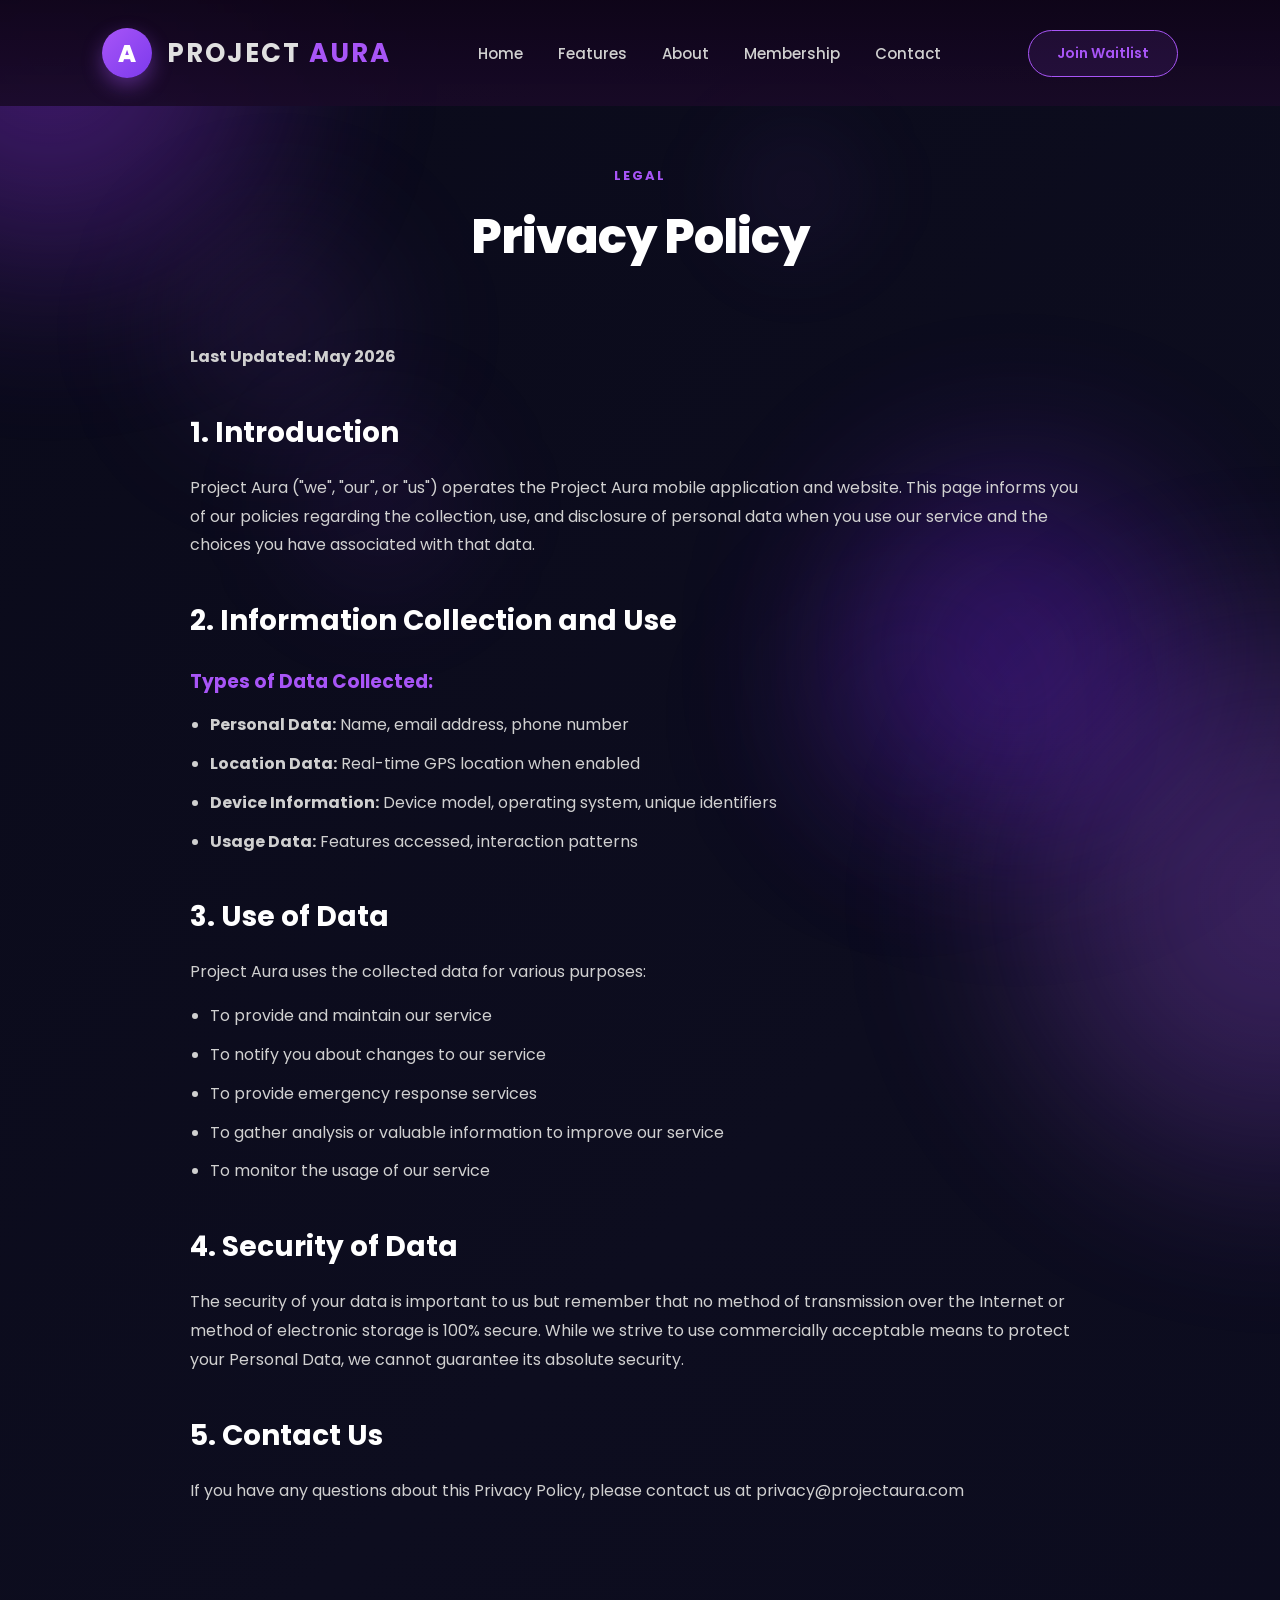
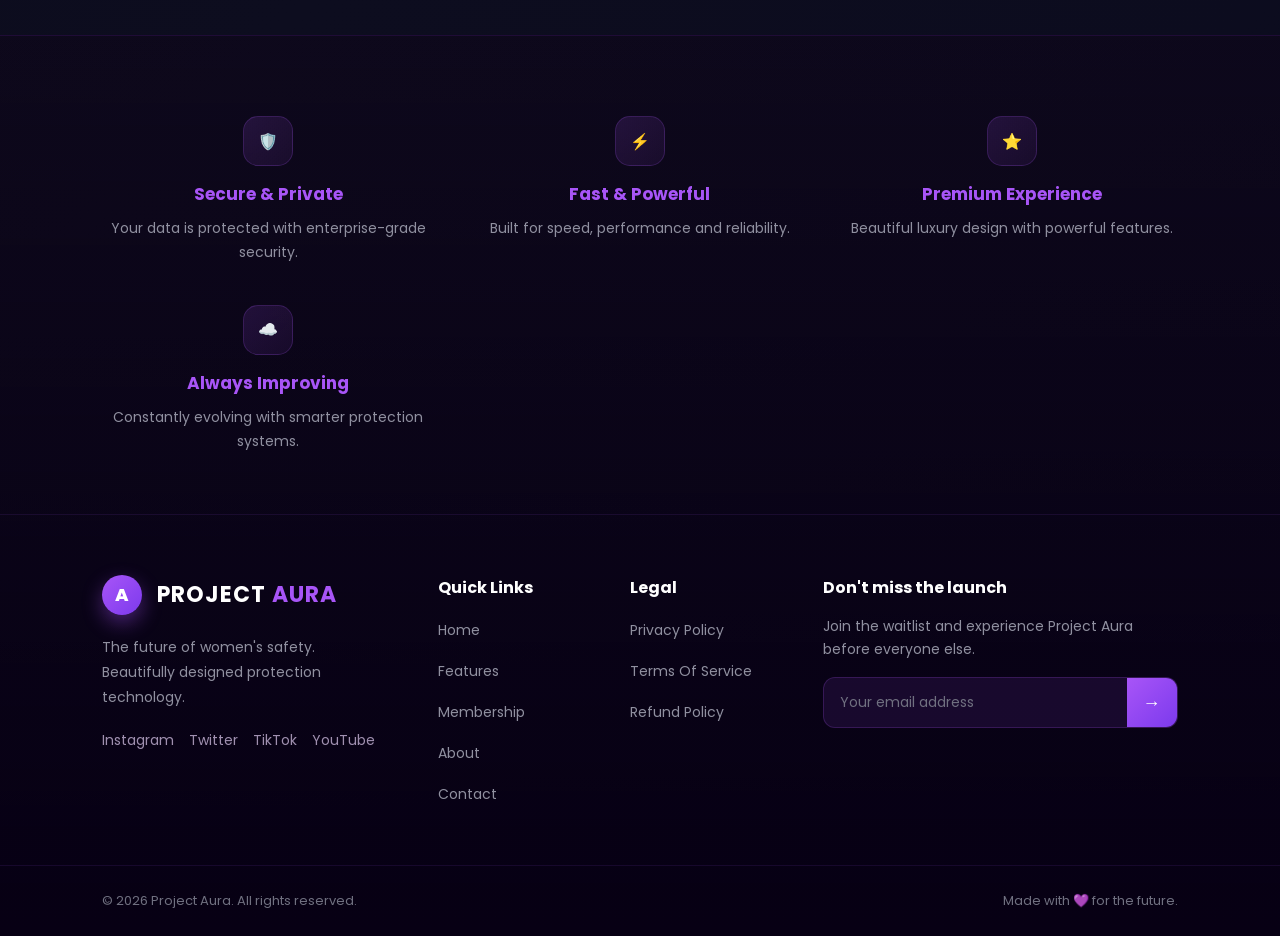
<file: privacy.html>
<!DOCTYPE html>
<html lang="en">
<head>
<meta charset="UTF-8">
<meta name="viewport" content="width=device-width, initial-scale=1.0">
<title>Privacy Policy - Project Aura</title>
<link rel="stylesheet" href="styles.css">
<link rel="preconnect" href="https://fonts.googleapis.com">
<link href="https://fonts.googleapis.com/css2?family=Poppins:wght@300;400;500;600;700;800&display=swap" rel="stylesheet">
<style>
.policy-content {
    max-width: 900px;
    margin: 50px auto;
    color: #d0d0d0;
}
.policy-content h2 {
    color: white;
    margin: 40px 0 20px 0;
    font-size: 28px;
}
.policy-content h3 {
    color: #a855f7;
    margin: 25px 0 15px 0;
}
.policy-content p {
    line-height: 1.8;
    margin-bottom: 15px;
}
.policy-content ul {
    margin-left: 20px;
    margin-bottom: 15px;
}
.policy-content li {
    margin-bottom: 10px;
    line-height: 1.8;
}
</style>
</head>
<body>

<div class="bg-blur blur1"></div>
<div class="bg-blur blur2"></div>
<div class="bg-blur blur3"></div>

<div class="purple-glow-1"></div>
<div class="purple-glow-2"></div>
<div class="purple-glow-3"></div>
<div class="purple-glow-4"></div>

<header>
<nav>
<div class="logo">
    <div class="logo-circle">A</div>
    <h1>PROJECT <span>AURA</span></h1>
</div>
<ul>
    <li><a href="index.html">Home</a></li>
    <li><a href="features.html">Features</a></li>
    <li><a href="about.html">About</a></li>
    <li><a href="membership.html">Membership</a></li>
    <li><a href="contact.html">Contact</a></li>
</ul>
<button class="nav-btn" onclick="window.location.href='membership.html'">Join Waitlist</button>
</nav>
</header>

<section class="features-section" style="min-height: auto; padding-top: 60px; padding-bottom: 80px;">
<div class="section-title">
    <span>LEGAL</span>
    <h2>Privacy Policy</h2>
</div>

<div class="policy-content">
    <p><strong>Last Updated: May 2026</strong></p>

    <h2>1. Introduction</h2>
    <p>Project Aura ("we", "our", or "us") operates the Project Aura mobile application and website. This page informs you of our policies regarding the collection, use, and disclosure of personal data when you use our service and the choices you have associated with that data.</p>

    <h2>2. Information Collection and Use</h2>
    <h3>Types of Data Collected:</h3>
    <ul>
        <li><strong>Personal Data:</strong> Name, email address, phone number</li>
        <li><strong>Location Data:</strong> Real-time GPS location when enabled</li>
        <li><strong>Device Information:</strong> Device model, operating system, unique identifiers</li>
        <li><strong>Usage Data:</strong> Features accessed, interaction patterns</li>
    </ul>

    <h2>3. Use of Data</h2>
    <p>Project Aura uses the collected data for various purposes:</p>
    <ul>
        <li>To provide and maintain our service</li>
        <li>To notify you about changes to our service</li>
        <li>To provide emergency response services</li>
        <li>To gather analysis or valuable information to improve our service</li>
        <li>To monitor the usage of our service</li>
    </ul>

    <h2>4. Security of Data</h2>
    <p>The security of your data is important to us but remember that no method of transmission over the Internet or method of electronic storage is 100% secure. While we strive to use commercially acceptable means to protect your Personal Data, we cannot guarantee its absolute security.</p>

    <h2>5. Contact Us</h2>
    <p>If you have any questions about this Privacy Policy, please contact us at privacy@projectaura.com</p>
</div>
</section>

<footer class="aura-footer">
<div class="footer-top">
<div class="footer-feature">
    <div class="footer-icon">🛡️</div>
    <h3>Secure & Private</h3>
    <p>Your data is protected with enterprise-grade security.</p>
</div>
<div class="footer-feature">
    <div class="footer-icon">⚡</div>
    <h3>Fast & Powerful</h3>
    <p>Built for speed, performance and reliability.</p>
</div>
<div class="footer-feature">
    <div class="footer-icon">⭐</div>
    <h3>Premium Experience</h3>
    <p>Beautiful luxury design with powerful features.</p>
</div>
<div class="footer-feature">
    <div class="footer-icon">☁️</div>
    <h3>Always Improving</h3>
    <p>Constantly evolving with smarter protection systems.</p>
</div>
</div>

<div class="footer-main">
<div class="footer-brand">
<div class="logo">
    <div class="logo-circle">A</div>
    <h1>PROJECT <span>AURA</span></h1>
</div>
<p>
    The future of women's safety.
    <br>
    Beautifully designed protection technology.
</p>
<div class="socials">
    <a href="#">Instagram</a>
    <a href="#">Twitter</a>
    <a href="#">TikTok</a>
    <a href="#">YouTube</a>
</div>
</div>

<div class="footer-links">
<h3>Quick Links</h3>
<a href="index.html">Home</a>
<a href="features.html">Features</a>
<a href="membership.html">Membership</a>
<a href="about.html">About</a>
<a href="contact.html">Contact</a>
</div>

<div class="footer-links">
<h3>Legal</h3>
<a href="privacy.html">Privacy Policy</a>
<a href="terms.html">Terms Of Service</a>
<a href="refund.html">Refund Policy</a>
</div>

<div class="newsletter">
<h3>Don't miss the launch</h3>
<p>
Join the waitlist and experience
Project Aura before everyone else.
</p>
<div class="newsletter-box">
    <input type="email" placeholder="Your email address">
    <button>→</button>
</div>
</div>
</div>

<div class="footer-bottom">
    <p>© 2026 Project Aura. All rights reserved.</p>
    <p>Made with 💜 for the future.</p>
</div>
</footer>

</body>
</html>
</file>
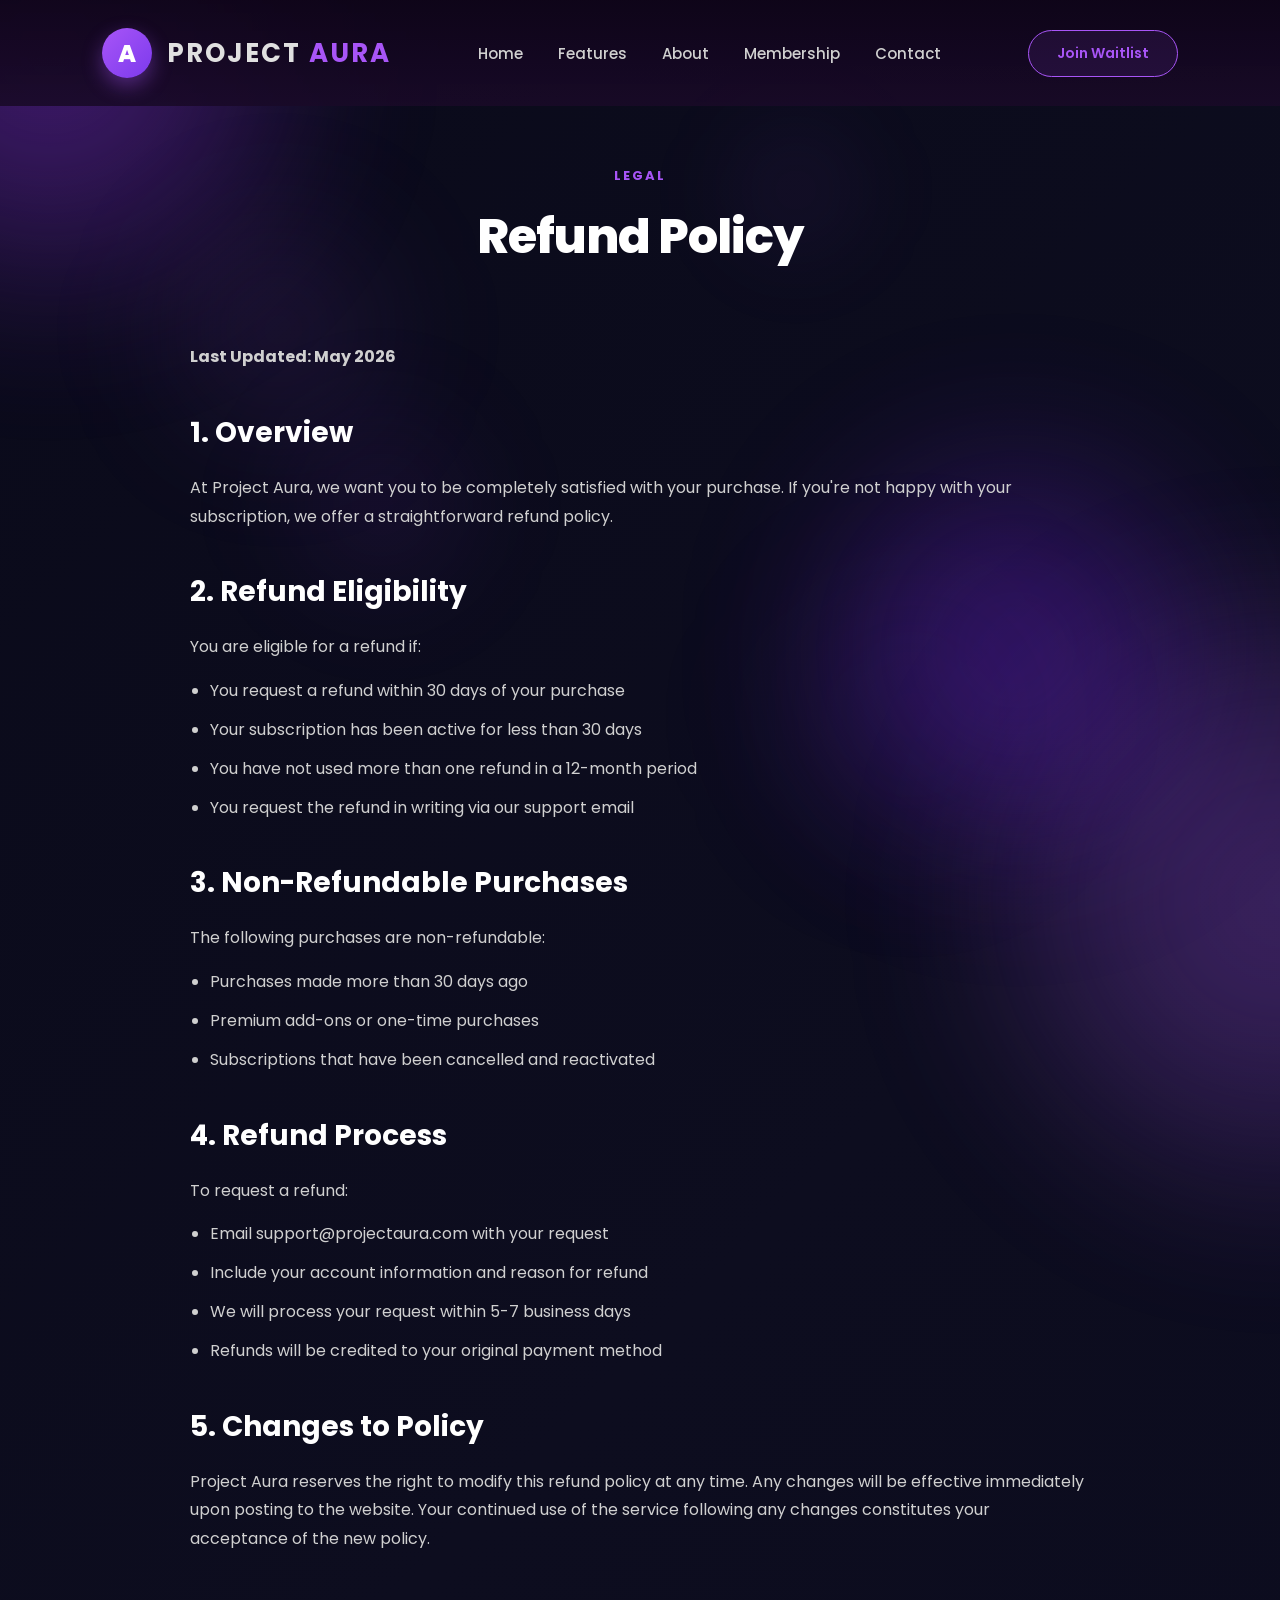
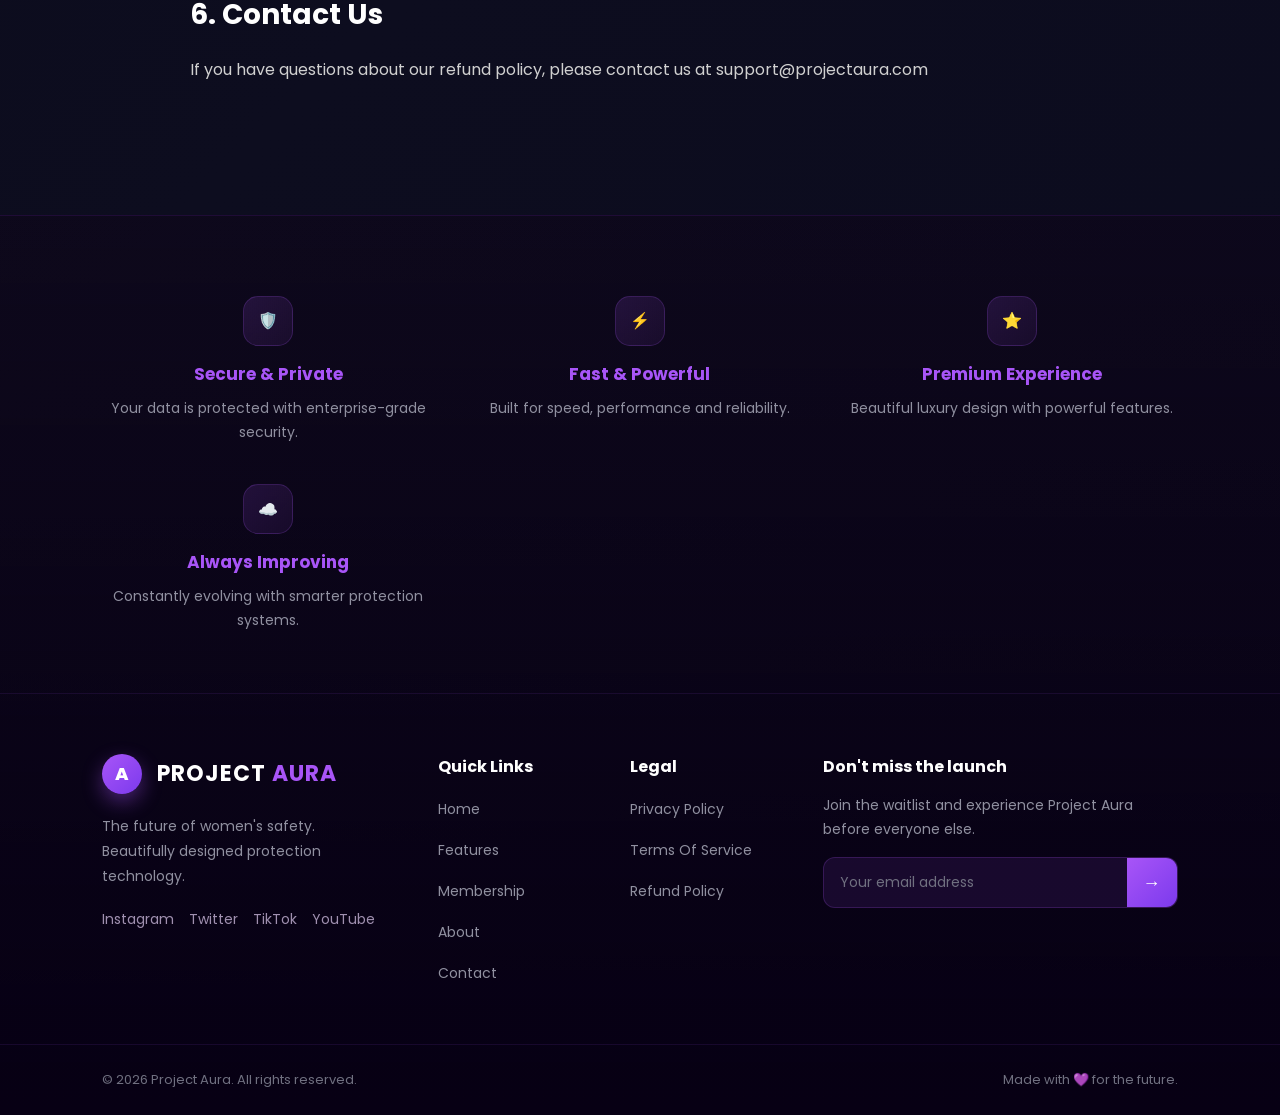
<file: refund.html>
<!DOCTYPE html>
<html lang="en">
<head>
<meta charset="UTF-8">
<meta name="viewport" content="width=device-width, initial-scale=1.0">
<title>Refund Policy - Project Aura</title>
<link rel="stylesheet" href="styles.css">
<link rel="preconnect" href="https://fonts.googleapis.com">
<link href="https://fonts.googleapis.com/css2?family=Poppins:wght@300;400;500;600;700;800&display=swap" rel="stylesheet">
<style>
.policy-content {
    max-width: 900px;
    margin: 50px auto;
    color: #d0d0d0;
}
.policy-content h2 {
    color: white;
    margin: 40px 0 20px 0;
    font-size: 28px;
}
.policy-content h3 {
    color: #a855f7;
    margin: 25px 0 15px 0;
}
.policy-content p {
    line-height: 1.8;
    margin-bottom: 15px;
}
.policy-content ul {
    margin-left: 20px;
    margin-bottom: 15px;
}
.policy-content li {
    margin-bottom: 10px;
    line-height: 1.8;
}
</style>
</head>
<body>

<div class="bg-blur blur1"></div>
<div class="bg-blur blur2"></div>
<div class="bg-blur blur3"></div>

<div class="purple-glow-1"></div>
<div class="purple-glow-2"></div>
<div class="purple-glow-3"></div>
<div class="purple-glow-4"></div>

<header>
<nav>
<div class="logo">
    <div class="logo-circle">A</div>
    <h1>PROJECT <span>AURA</span></h1>
</div>
<ul>
    <li><a href="index.html">Home</a></li>
    <li><a href="features.html">Features</a></li>
    <li><a href="about.html">About</a></li>
    <li><a href="membership.html">Membership</a></li>
    <li><a href="contact.html">Contact</a></li>
</ul>
<button class="nav-btn" onclick="window.location.href='membership.html'">Join Waitlist</button>
</nav>
</header>

<section class="features-section" style="min-height: auto; padding-top: 60px; padding-bottom: 80px;">
<div class="section-title">
    <span>LEGAL</span>
    <h2>Refund Policy</h2>
</div>

<div class="policy-content">
    <p><strong>Last Updated: May 2026</strong></p>

    <h2>1. Overview</h2>
    <p>At Project Aura, we want you to be completely satisfied with your purchase. If you're not happy with your subscription, we offer a straightforward refund policy.</p>

    <h2>2. Refund Eligibility</h2>
    <p>You are eligible for a refund if:</p>
    <ul>
        <li>You request a refund within 30 days of your purchase</li>
        <li>Your subscription has been active for less than 30 days</li>
        <li>You have not used more than one refund in a 12-month period</li>
        <li>You request the refund in writing via our support email</li>
    </ul>

    <h2>3. Non-Refundable Purchases</h2>
    <p>The following purchases are non-refundable:</p>
    <ul>
        <li>Purchases made more than 30 days ago</li>
        <li>Premium add-ons or one-time purchases</li>
        <li>Subscriptions that have been cancelled and reactivated</li>
    </ul>

    <h2>4. Refund Process</h2>
    <p>To request a refund:</p>
    <ul>
        <li>Email support@projectaura.com with your request</li>
        <li>Include your account information and reason for refund</li>
        <li>We will process your request within 5-7 business days</li>
        <li>Refunds will be credited to your original payment method</li>
    </ul>

    <h2>5. Changes to Policy</h2>
    <p>Project Aura reserves the right to modify this refund policy at any time. Any changes will be effective immediately upon posting to the website. Your continued use of the service following any changes constitutes your acceptance of the new policy.</p>

    <h2>6. Contact Us</h2>
    <p>If you have questions about our refund policy, please contact us at support@projectaura.com</p>
</div>
</section>

<footer class="aura-footer">
<div class="footer-top">
<div class="footer-feature">
    <div class="footer-icon">🛡️</div>
    <h3>Secure & Private</h3>
    <p>Your data is protected with enterprise-grade security.</p>
</div>
<div class="footer-feature">
    <div class="footer-icon">⚡</div>
    <h3>Fast & Powerful</h3>
    <p>Built for speed, performance and reliability.</p>
</div>
<div class="footer-feature">
    <div class="footer-icon">⭐</div>
    <h3>Premium Experience</h3>
    <p>Beautiful luxury design with powerful features.</p>
</div>
<div class="footer-feature">
    <div class="footer-icon">☁️</div>
    <h3>Always Improving</h3>
    <p>Constantly evolving with smarter protection systems.</p>
</div>
</div>

<div class="footer-main">
<div class="footer-brand">
<div class="logo">
    <div class="logo-circle">A</div>
    <h1>PROJECT <span>AURA</span></h1>
</div>
<p>
    The future of women's safety.
    <br>
    Beautifully designed protection technology.
</p>
<div class="socials">
    <a href="#">Instagram</a>
    <a href="#">Twitter</a>
    <a href="#">TikTok</a>
    <a href="#">YouTube</a>
</div>
</div>

<div class="footer-links">
<h3>Quick Links</h3>
<a href="index.html">Home</a>
<a href="features.html">Features</a>
<a href="membership.html">Membership</a>
<a href="about.html">About</a>
<a href="contact.html">Contact</a>
</div>

<div class="footer-links">
<h3>Legal</h3>
<a href="privacy.html">Privacy Policy</a>
<a href="terms.html">Terms Of Service</a>
<a href="refund.html">Refund Policy</a>
</div>

<div class="newsletter">
<h3>Don't miss the launch</h3>
<p>
Join the waitlist and experience
Project Aura before everyone else.
</p>
<div class="newsletter-box">
    <input type="email" placeholder="Your email address">
    <button>→</button>
</div>
</div>
</div>

<div class="footer-bottom">
    <p>© 2026 Project Aura. All rights reserved.</p>
    <p>Made with 💜 for the future.</p>
</div>
</footer>

</body>
</html>
</file>
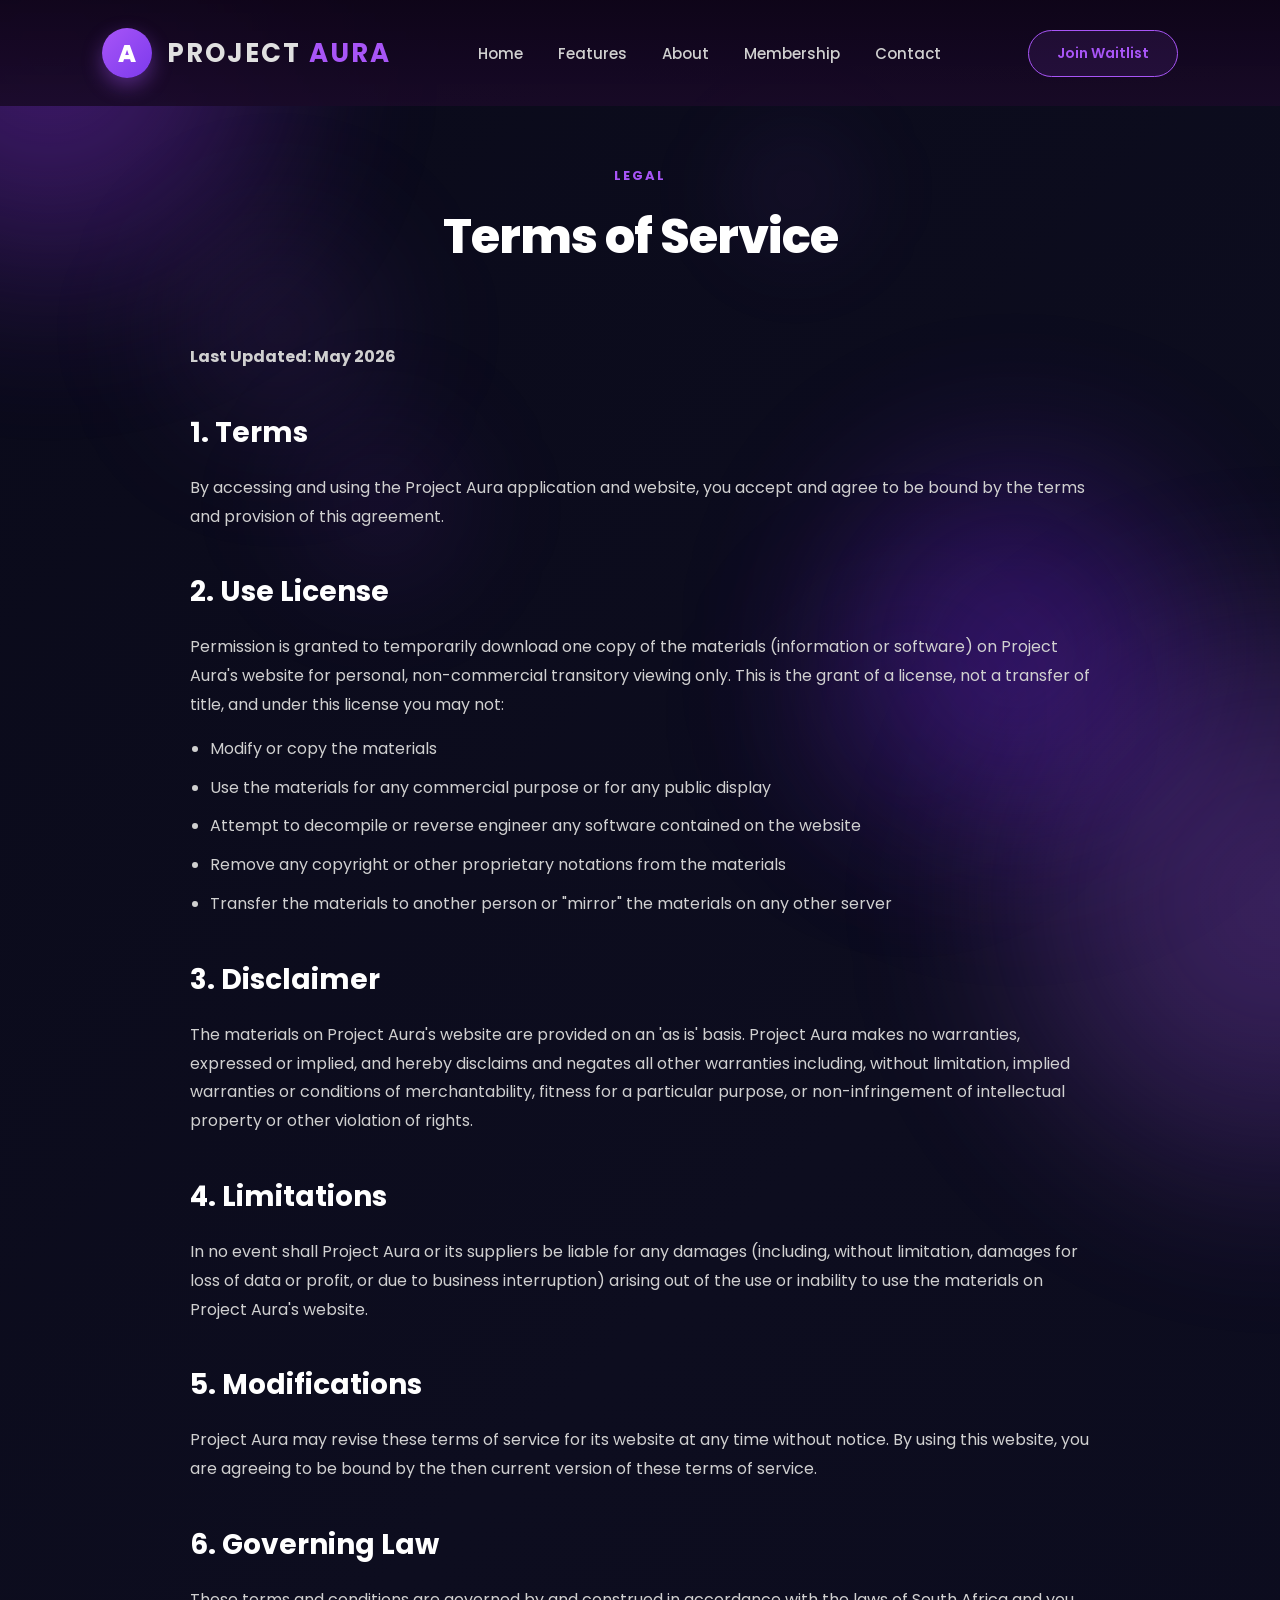
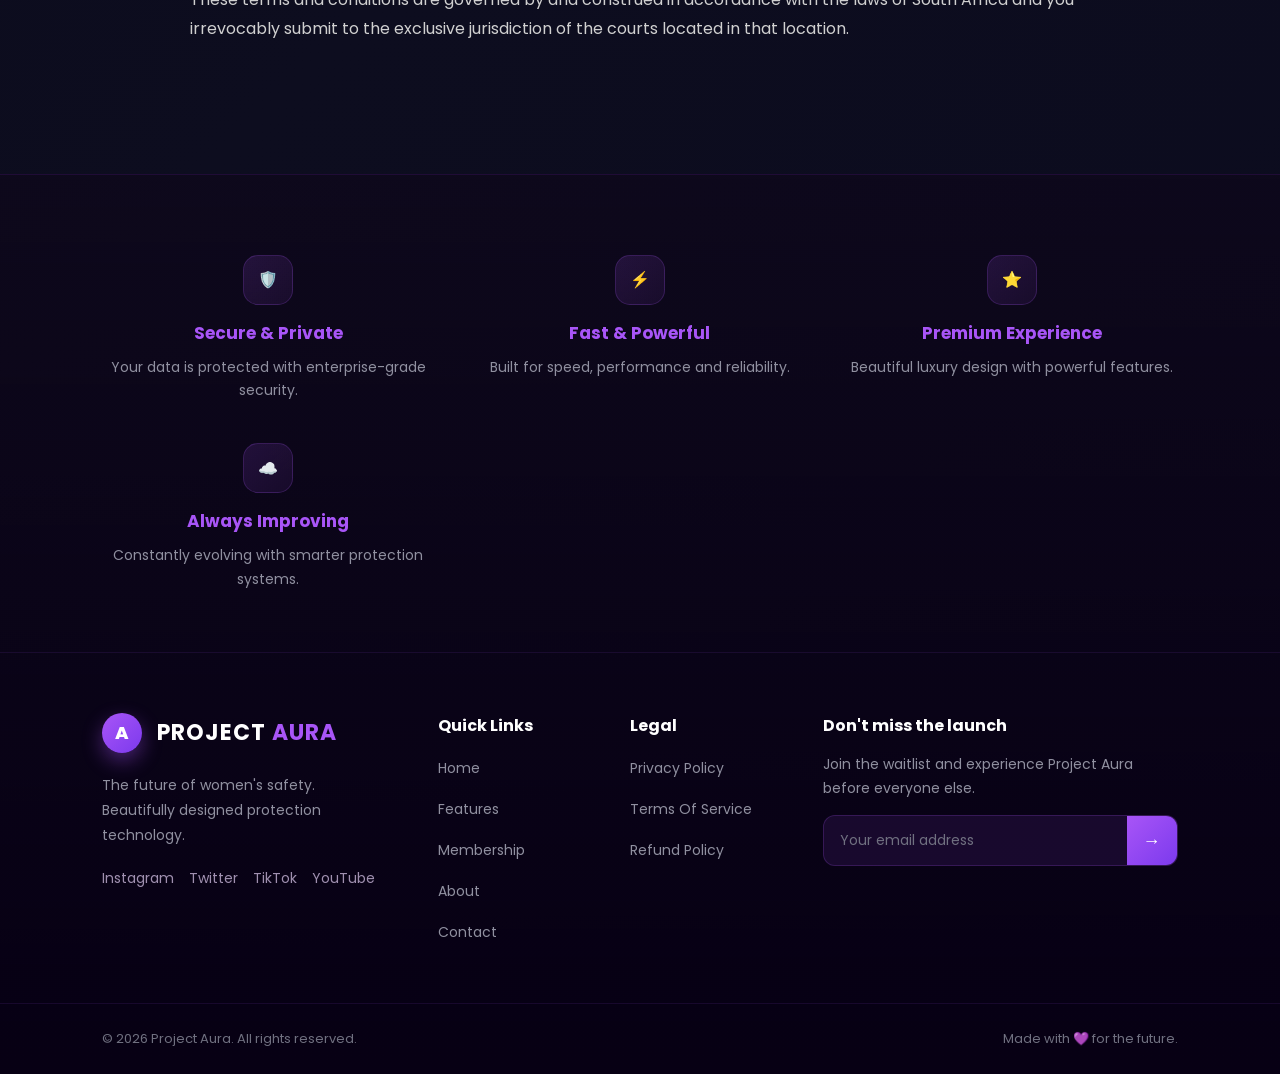
<file: terms.html>
<!DOCTYPE html>
<html lang="en">
<head>
<meta charset="UTF-8">
<meta name="viewport" content="width=device-width, initial-scale=1.0">
<title>Terms of Service - Project Aura</title>
<link rel="stylesheet" href="styles.css">
<link rel="preconnect" href="https://fonts.googleapis.com">
<link href="https://fonts.googleapis.com/css2?family=Poppins:wght@300;400;500;600;700;800&display=swap" rel="stylesheet">
<style>
.policy-content {
    max-width: 900px;
    margin: 50px auto;
    color: #d0d0d0;
}
.policy-content h2 {
    color: white;
    margin: 40px 0 20px 0;
    font-size: 28px;
}
.policy-content h3 {
    color: #a855f7;
    margin: 25px 0 15px 0;
}
.policy-content p {
    line-height: 1.8;
    margin-bottom: 15px;
}
.policy-content ul {
    margin-left: 20px;
    margin-bottom: 15px;
}
.policy-content li {
    margin-bottom: 10px;
    line-height: 1.8;
}
</style>
</head>
<body>

<div class="bg-blur blur1"></div>
<div class="bg-blur blur2"></div>
<div class="bg-blur blur3"></div>

<div class="purple-glow-1"></div>
<div class="purple-glow-2"></div>
<div class="purple-glow-3"></div>
<div class="purple-glow-4"></div>

<header>
<nav>
<div class="logo">
    <div class="logo-circle">A</div>
    <h1>PROJECT <span>AURA</span></h1>
</div>
<ul>
    <li><a href="index.html">Home</a></li>
    <li><a href="features.html">Features</a></li>
    <li><a href="about.html">About</a></li>
    <li><a href="membership.html">Membership</a></li>
    <li><a href="contact.html">Contact</a></li>
</ul>
<button class="nav-btn" onclick="window.location.href='membership.html'">Join Waitlist</button>
</nav>
</header>

<section class="features-section" style="min-height: auto; padding-top: 60px; padding-bottom: 80px;">
<div class="section-title">
    <span>LEGAL</span>
    <h2>Terms of Service</h2>
</div>

<div class="policy-content">
    <p><strong>Last Updated: May 2026</strong></p>

    <h2>1. Terms</h2>
    <p>By accessing and using the Project Aura application and website, you accept and agree to be bound by the terms and provision of this agreement.</p>

    <h2>2. Use License</h2>
    <p>Permission is granted to temporarily download one copy of the materials (information or software) on Project Aura's website for personal, non-commercial transitory viewing only. This is the grant of a license, not a transfer of title, and under this license you may not:</p>
    <ul>
        <li>Modify or copy the materials</li>
        <li>Use the materials for any commercial purpose or for any public display</li>
        <li>Attempt to decompile or reverse engineer any software contained on the website</li>
        <li>Remove any copyright or other proprietary notations from the materials</li>
        <li>Transfer the materials to another person or "mirror" the materials on any other server</li>
    </ul>

    <h2>3. Disclaimer</h2>
    <p>The materials on Project Aura's website are provided on an 'as is' basis. Project Aura makes no warranties, expressed or implied, and hereby disclaims and negates all other warranties including, without limitation, implied warranties or conditions of merchantability, fitness for a particular purpose, or non-infringement of intellectual property or other violation of rights.</p>

    <h2>4. Limitations</h2>
    <p>In no event shall Project Aura or its suppliers be liable for any damages (including, without limitation, damages for loss of data or profit, or due to business interruption) arising out of the use or inability to use the materials on Project Aura's website.</p>

    <h2>5. Modifications</h2>
    <p>Project Aura may revise these terms of service for its website at any time without notice. By using this website, you are agreeing to be bound by the then current version of these terms of service.</p>

    <h2>6. Governing Law</h2>
    <p>These terms and conditions are governed by and construed in accordance with the laws of South Africa and you irrevocably submit to the exclusive jurisdiction of the courts located in that location.</p>
</div>
</section>

<footer class="aura-footer">
<div class="footer-top">
<div class="footer-feature">
    <div class="footer-icon">🛡️</div>
    <h3>Secure & Private</h3>
    <p>Your data is protected with enterprise-grade security.</p>
</div>
<div class="footer-feature">
    <div class="footer-icon">⚡</div>
    <h3>Fast & Powerful</h3>
    <p>Built for speed, performance and reliability.</p>
</div>
<div class="footer-feature">
    <div class="footer-icon">⭐</div>
    <h3>Premium Experience</h3>
    <p>Beautiful luxury design with powerful features.</p>
</div>
<div class="footer-feature">
    <div class="footer-icon">☁️</div>
    <h3>Always Improving</h3>
    <p>Constantly evolving with smarter protection systems.</p>
</div>
</div>

<div class="footer-main">
<div class="footer-brand">
<div class="logo">
    <div class="logo-circle">A</div>
    <h1>PROJECT <span>AURA</span></h1>
</div>
<p>
    The future of women's safety.
    <br>
    Beautifully designed protection technology.
</p>
<div class="socials">
    <a href="#">Instagram</a>
    <a href="#">Twitter</a>
    <a href="#">TikTok</a>
    <a href="#">YouTube</a>
</div>
</div>

<div class="footer-links">
<h3>Quick Links</h3>
<a href="index.html">Home</a>
<a href="features.html">Features</a>
<a href="membership.html">Membership</a>
<a href="about.html">About</a>
<a href="contact.html">Contact</a>
</div>

<div class="footer-links">
<h3>Legal</h3>
<a href="privacy.html">Privacy Policy</a>
<a href="terms.html">Terms Of Service</a>
<a href="refund.html">Refund Policy</a>
</div>

<div class="newsletter">
<h3>Don't miss the launch</h3>
<p>
Join the waitlist and experience
Project Aura before everyone else.
</p>
<div class="newsletter-box">
    <input type="email" placeholder="Your email address">
    <button>→</button>
</div>
</div>
</div>

<div class="footer-bottom">
    <p>© 2026 Project Aura. All rights reserved.</p>
    <p>Made with 💜 for the future.</p>
</div>
</footer>

</body>
</html>
</file>
<file: styles.css>
*{
    margin:0;
    padding:0;
    box-sizing:border-box;
    font-family:'Poppins', sans-serif;
}

body{
    background: linear-gradient(135deg, #0a0a1a 0%, #0d0d1f 50%, #0b0b1e 100%);
    color:#e0e0e0;
    position:relative;
    overflow-x:hidden;
}

/* BLUR BACKGROUND */

.bg-blur{
    position:fixed;
    border-radius:50%;
    filter:blur(80px);
    opacity:0.6;
    z-index:-1;
    pointer-events:none;
}

.blur1{
    width:500px;
    height:500px;
    background:radial-gradient(circle, rgba(147,51,234,0.8), transparent);
    top:-200px;
    left:-200px;
    animation:float1 8s ease-in-out infinite;
}

.blur2{
    width:600px;
    height:600px;
    background:radial-gradient(circle, rgba(168,85,247,0.6), transparent);
    bottom:-300px;
    right:-300px;
    animation:float2 10s ease-in-out infinite;
}

.blur3{
    width:400px;
    height:400px;
    background:radial-gradient(circle, rgba(126,39,246,0.7), transparent);
    top:50%;
    right:5%;
    animation:float3 12s ease-in-out infinite;
}

/* SUBTLE PURPLE GLOW GRADIENTS */

.purple-glow-1{
    position:fixed;
    top:20%;
    left:10%;
    width:300px;
    height:300px;
    background:radial-gradient(circle, rgba(168,85,247,0.15), transparent 70%);
    border-radius:50%;
    filter:blur(60px);
    z-index:-1;
    animation:glow1 15s ease-in-out infinite;
}

.purple-glow-2{
    position:fixed;
    bottom:30%;
    left:20%;
    width:250px;
    height:250px;
    background:radial-gradient(circle, rgba(147,51,234,0.12), transparent 70%);
    border-radius:50%;
    filter:blur(50px);
    z-index:-1;
    animation:glow2 12s ease-in-out infinite reverse;
}

.purple-glow-3{
    position:fixed;
    top:60%;
    right:15%;
    width:350px;
    height:350px;
    background:radial-gradient(circle, rgba(126,39,246,0.1), transparent 70%);
    border-radius:50%;
    filter:blur(70px);
    z-index:-1;
    animation:glow3 18s ease-in-out infinite;
}

.purple-glow-4{
    position:fixed;
    top:10%;
    right:30%;
    width:200px;
    height:200px;
    background:radial-gradient(circle, rgba(168,85,247,0.08), transparent 70%);
    border-radius:50%;
    filter:blur(40px);
    z-index:-1;
    animation:glow4 10s ease-in-out infinite reverse;
}

@keyframes glow1{
    0%, 100%{transform:scale(1) rotate(0deg); opacity:0.15;}
    50%{transform:scale(1.2) rotate(180deg); opacity:0.25;}
}

@keyframes glow2{
    0%, 100%{transform:scale(1) rotate(0deg); opacity:0.12;}
    50%{transform:scale(1.1) rotate(-180deg); opacity:0.2;}
}

@keyframes glow3{
    0%, 100%{transform:scale(1) rotate(0deg); opacity:0.1;}
    50%{transform:scale(1.3) rotate(360deg); opacity:0.18;}
}

@keyframes glow4{
    0%, 100%{transform:scale(1) rotate(0deg); opacity:0.08;}
    50%{transform:scale(1.1) rotate(90deg); opacity:0.15;}
}

@keyframes float1{
    0%, 100%{transform:translate(0, 0);}
    50%{transform:translate(30px, -30px);}
}

@keyframes float2{
    0%, 100%{transform:translate(0, 0);}
    50%{transform:translate(-30px, 30px);}
}

@keyframes float3{
    0%, 100%{transform:translate(0, 0);}
    50%{transform:translate(-20px, 20px);}
}

/* HERO SECTION */

header{
    background:linear-gradient(180deg, rgba(15,5,25,0.95) 0%, rgba(25,10,40,0.9) 100%);
    position:relative;
    z-index:1;
}

.hero{
    min-height:100vh;
    position:relative;
    overflow:hidden;
    padding-bottom:60px;
}

.overlay{
    position:absolute;
    width:100%;
    height:100%;
    background:radial-gradient(circle at top right,
    rgba(168,85,247,0.2),
    transparent 50%);
    z-index:0;
}

nav{
    width:100%;
    padding:28px 8%;
    display:flex;
    justify-content:space-between;
    align-items:center;
    position:relative;
    z-index:10;
}

.logo{
    display:flex;
    align-items:center;
    gap:15px;
}

.logo-circle{
    width:50px;
    height:50px;
    border-radius:50%;
    background:linear-gradient(135deg, #a855f7, #7c3aed);
    display:flex;
    align-items:center;
    justify-content:center;
    font-weight:800;
    font-size:24px;
    color:white;
    box-shadow:0 8px 20px rgba(168,85,247,0.4);
}

nav h1{
    font-size:26px;
    font-weight:700;
    letter-spacing:2px;
}

nav span{
    color:#a855f7;
}

nav ul{
    display:flex;
    list-style:none;
    gap:35px;
}

nav ul li a{
    color:#d0d0d0;
    text-decoration:none;
    transition:all 0.3s ease;
    font-weight:500;
    font-size:15px;
}

nav ul li a:hover{
    color:#a855f7;
    text-shadow:0 0 10px rgba(168,85,247,0.5);
}

.nav-btn{
    padding:12px 28px;
    border:1px solid #a855f7;
    border-radius:25px;
    background:rgba(168,85,247,0.1);
    color:#a855f7;
    cursor:pointer;
    font-weight:600;
    transition:all 0.3s ease;
    font-size:14px;
}

.nav-btn:hover{
    background:linear-gradient(135deg, #a855f7, #7c3aed);
    color:white;
    box-shadow:0 8px 20px rgba(168,85,247,0.4);
}

.hero{
    display:flex;
    align-items:center;
    gap:60px;
    padding:80px 8%;
    max-width:1400px;
    margin:0 auto;
    position:relative;
    z-index:2;
}

.hero-left{
    flex:1;
    z-index:2;
}

.premium-badge{
    display:inline-block;
    padding:10px 20px;
    background:rgba(168,85,247,0.15);
    border:1px solid rgba(168,85,247,0.4);
    border-radius:25px;
    color:#a855f7;
    font-size:13px;
    font-weight:600;
    margin-bottom:25px;
    text-transform:uppercase;
    letter-spacing:1px;
}

.hero-left h2{
    font-size:56px;
    font-weight:800;
    line-height:1.2;
    margin-bottom:25px;
    color:white;
    letter-spacing:-1px;
}

.hero-left p{
    font-size:17px;
    color:#b0b0b0;
    line-height:1.8;
    margin-bottom:35px;
    max-width:500px;
}

.hero-buttons{
    display:flex;
    gap:20px;
    margin-bottom:50px;
}

.primary-btn{
    padding:15px 40px;
    border:none;
    border-radius:30px;
    background:linear-gradient(135deg, #a855f7, #7c3aed);
    color:white;
    font-size:15px;
    cursor:pointer;
    font-weight:600;
    transition:all 0.3s ease;
    box-shadow:0 10px 30px rgba(168,85,247,0.3);
}

.primary-btn:hover{
    transform:translateY(-3px);
    box-shadow:0 15px 40px rgba(168,85,247,0.5);
}

.secondary-btn{
    padding:15px 40px;
    border:1.5px solid rgba(168,85,247,0.6);
    border-radius:30px;
    background:rgba(168,85,247,0.05);
    color:#a855f7;
    font-size:15px;
    cursor:pointer;
    font-weight:600;
    transition:all 0.3s ease;
}

.secondary-btn:hover{
    background:rgba(168,85,247,0.15);
    border-color:#a855f7;
}

.stats{
    display:flex;
    gap:30px;
}

.stat-card{
    display:flex;
    flex-direction:column;
    gap:8px;
}

.stat-card h3{
    font-size:32px;
    font-weight:800;
    background:linear-gradient(135deg, #a855f7, #ec4899);
    -webkit-background-clip:text;
    -webkit-text-fill-color:transparent;
    background-clip:text;
}

.stat-card span{
    font-size:13px;
    color:#9090a0;
    font-weight:500;
}

.hero-right{
    flex:1;
    position:relative;
    z-index:3;
}

.glass-card{
    background:rgba(168,85,247,0.08);
    border:1px solid rgba(168,85,247,0.2);
    border-radius:25px;
    padding:35px;
    backdrop-filter:blur(10px);
    box-shadow:0 8px 32px rgba(168,85,247,0.1);
    transition:all 0.4s ease;
}

.glass-card:hover{
    border-color:rgba(168,85,247,0.4);
    box-shadow:0 15px 50px rgba(168,85,247,0.2);
    transform:translateY(-5px);
}

.card-top{
    display:flex;
    align-items:center;
    gap:10px;
    font-size:14px;
    color:#a090b0;
    margin-bottom:20px;
    font-weight:500;
}

.status-dot{
    width:8px;
    height:8px;
    background:#10b981;
    border-radius:50%;
    animation:pulse 2s infinite;
}

@keyframes pulse{
    0%, 100%{opacity:1;}
    50%{opacity:0.5;}
}

.glass-card h3{
    font-size:28px;
    font-weight:700;
    margin-bottom:15px;
    color:white;
}

.glass-card p{
    font-size:15px;
    color:#a0a0b0;
    line-height:1.7;
    margin-bottom:25px;
}

.live-location{
    display:flex;
    align-items:center;
    gap:12px;
    padding:15px 20px;
    background:rgba(16,185,129,0.1);
    border:1px solid rgba(16,185,129,0.2);
    border-radius:15px;
    margin-bottom:20px;
    font-size:14px;
    font-weight:500;
}

.pulse{
    width:10px;
    height:10px;
    background:#10b981;
    border-radius:50%;
    animation:pulse 2s infinite;
}

.glass-card button{
    width:100%;
    padding:12px;
    border:none;
    border-radius:15px;
    background:linear-gradient(135deg, #10b981, #059669);
    color:white;
    font-weight:600;
    cursor:pointer;
    transition:all 0.3s ease;
}

.glass-card button:hover{
    transform:scale(1.02);
    box-shadow:0 8px 20px rgba(16,185,129,0.3);
}

/* FEATURES SECTION */

.features-section{
    padding:100px 8%;
    max-width:1400px;
    margin:0 auto;
    position:relative;
    z-index:2;
}

.section-title{
    text-align:center;
    margin-bottom:70px;
}

.section-title span{
    display:block;
    font-size:13px;
    color:#a855f7;
    font-weight:700;
    letter-spacing:2px;
    text-transform:uppercase;
    margin-bottom:15px;
}

.section-title h2{
    font-size:48px;
    font-weight:800;
    color:white;
    letter-spacing:-1px;
}

.features-grid{
    display:grid;
    grid-template-columns:repeat(auto-fit, minmax(280px, 1fr));
    gap:30px;
}

.feature-card{
    background:rgba(168,85,247,0.06);
    border:1px solid rgba(168,85,247,0.15);
    border-radius:20px;
    padding:40px 30px;
    text-align:center;
    transition:all 0.4s ease;
    backdrop-filter:blur(10px);
    position:relative;
    overflow:hidden;
}

.feature-card::before{
    content:'';
    position:absolute;
    top:0;
    left:0;
    right:0;
    bottom:0;
    background:radial-gradient(circle at top right, rgba(168,85,247,0.1), transparent);
    pointer-events:none;
}

.feature-card:hover{
    transform:translateY(-10px);
    border-color:rgba(168,85,247,0.3);
    background:rgba(168,85,247,0.1);
    box-shadow:0 20px 40px rgba(168,85,247,0.15);
}

.feature-icon{
    width:60px;
    height:60px;
    margin-bottom:20px;
    display:flex;
    align-items:center;
    justify-content:center;
    background:linear-gradient(135deg, rgba(168,85,247,0.2), rgba(168,85,247,0.1));
    border-radius:20px;
    border:1px solid rgba(168,85,247,0.3);
    transition:all 0.4s ease;
    position:relative;
    overflow:hidden;
}

.feature-icon::before{
    content:'';
    position:absolute;
    top:0;
    left:0;
    right:0;
    bottom:0;
    background:radial-gradient(circle at center, rgba(168,85,247,0.1), transparent);
    opacity:0;
    transition:opacity 0.4s ease;
}

.feature-icon:hover::before{
    opacity:1;
}

.feature-icon svg{
    width:32px;
    height:32px;
    fill:#a855f7;
    filter:drop-shadow(0 2px 4px rgba(168,85,247,0.3));
    transition:all 0.3s ease;
}

.feature-icon:hover svg{
    transform:scale(1.1);
    filter:drop-shadow(0 4px 8px rgba(168,85,247,0.5));
}

.feature-card h3{
    font-size:20px;
    font-weight:700;
    color:white;
    margin-bottom:15px;
}

.feature-card p{
    font-size:15px;
    color:#a0a0b0;
    line-height:1.8;
}

.contact-section .contact-grid {
    display:grid;
    grid-template-columns:repeat(auto-fit, minmax(240px, 1fr));
    gap:30px;
}

.contact-card {
    background:rgba(168,85,247,0.06);
    border:1px solid rgba(168,85,247,0.15);
    border-radius:24px;
    padding:34px 30px;
    text-align:center;
    transition:all 0.3s ease;
    min-height:220px;
}

.contact-card:hover {
    transform:none;
    border-color:rgba(168,85,247,0.25);
    box-shadow:0 18px 40px rgba(168,85,247,0.12);
}

.contact-icon {
    width:62px;
    height:62px;
    margin:0 auto 20px;
    display:flex;
    align-items:center;
    justify-content:center;
    border-radius:18px;
    background:rgba(168,85,247,0.15);
}

.contact-icon svg {
    width:28px;
    height:28px;
    fill:#a855f7;
}

.contact-form {
    background:rgba(255,255,255,0.04);
    border:1px solid rgba(168,85,247,0.15);
    border-radius:28px;
    padding:45px;
    max-width:760px;
    margin-top:50px;
}

.contact-form h3 {
    font-size:30px;
    color:white;
    margin-bottom:25px;
}

.contact-form .form-group {
    margin-bottom:22px;
    text-align:left;
}

.contact-form label {
    display:block;
    margin-bottom:10px;
    color:#b0b0b0;
    font-size:14px;
}

.contact-form input,
.contact-form textarea {
    width:100%;
    background:rgba(255,255,255,0.05);
    border:1px solid rgba(168,85,247,0.2);
    border-radius:16px;
    padding:16px;
    color:white;
    outline:none;
    transition:all 0.3s ease;
}

.contact-form input:focus,
.contact-form textarea:focus {
    border-color:#a855f7;
    background:rgba(255,255,255,0.08);
}

.form-btn {
    width:100%;
    padding:16px 18px;
    border:none;
    border-radius:18px;
    background:linear-gradient(135deg, #a855f7, #7c3aed);
    color:white;
    font-size:16px;
    font-weight:700;
    cursor:pointer;
    transition:all 0.3s ease;
}

.form-btn:hover {
    transform:none;
    opacity:0.96;
}

@media(max-width:768px) {
    .contact-section .contact-grid {
        grid-template-columns:1fr;
    }

    .contact-form {
        padding:30px;
    }
}

/* FOOTER */

.aura-footer{
    background:linear-gradient(180deg, rgba(15,5,25,0.5) 0%, #070014 100%);
    color:white;
    padding-top:80px;
    border-top:1px solid rgba(168,85,247,0.15);
    position:relative;
    z-index:2;
}

.footer-top{
    display:grid;
    grid-template-columns:repeat(auto-fit, minmax(240px, 1fr));
    gap:40px;
    padding:0 8%;
    border-bottom:1px solid rgba(168,85,247,0.1);
    padding-bottom:60px;
    max-width:1400px;
    margin:0 auto;
}

.footer-feature{
    text-align:center;
}

.footer-icon{
    width:50px;
    height:50px;
    display:flex;
    align-items:center;
    justify-content:center;
    background:linear-gradient(135deg, rgba(168,85,247,0.15), rgba(168,85,247,0.08));
    border-radius:15px;
    border:1px solid rgba(168,85,247,0.2);
    margin:auto;
    margin-bottom:15px;
    transition:all 0.3s ease;
}

.footer-icon svg{
    width:24px;
    height:24px;
    fill:#a855f7;
    filter:drop-shadow(0 1px 2px rgba(168,85,247,0.2));
}

.footer-icon:hover{
    transform:scale(1.05);
    box-shadow:0 4px 12px rgba(168,85,247,0.3);
}

.footer-feature h3{
    color:#a855f7;
    margin-bottom:10px;
    font-size:17px;
    font-weight:700;
}

.footer-feature p{
    color:#9090a0;
    line-height:1.7;
    font-size:14px;
}

.footer-main{
    display:grid;
    grid-template-columns:2fr 1fr 1fr 1.5fr;
    gap:50px;
    padding:60px 8%;
    max-width:1400px;
    margin:0 auto;
}

.footer-brand{
    display:flex;
    flex-direction:column;
    gap:20px;
}

.footer-brand .logo{
    display:flex;
    align-items:center;
    gap:15px;
}

.footer-brand .logo-circle{
    width:40px;
    height:40px;
    border-radius:50%;
    background:linear-gradient(135deg, #a855f7, #7c3aed);
    display:flex;
    align-items:center;
    justify-content:center;
    font-weight:800;
    font-size:18px;
    color:white;
}

.footer-brand h1{
    font-size:22px;
    font-weight:700;
    letter-spacing:1px;
}

.footer-brand span{
    color:#a855f7;
}

.footer-brand p{
    color:#9090a0;
    line-height:1.8;
    font-size:14px;
}

.socials{
    display:flex;
    gap:15px;
    flex-wrap:wrap;
}

.socials a{
    color:#a090b0;
    text-decoration:none;
    font-size:14px;
    transition:all 0.3s ease;
}

.socials a:hover{
    color:#a855f7;
}

.footer-links{
    display:flex;
    flex-direction:column;
    gap:20px;
}

.footer-links h3{
    font-size:16px;
    font-weight:700;
    color:white;
}

.footer-links a{
    color:#9090a0;
    text-decoration:none;
    font-size:14px;
    transition:all 0.3s ease;
}

.footer-links a:hover{
    color:#a855f7;
    padding-left:5px;
}

.newsletter{
    display:flex;
    flex-direction:column;
    gap:15px;
}

.newsletter h3{
    font-size:16px;
    font-weight:700;
    color:white;
}

.newsletter p{
    color:#9090a0;
    line-height:1.7;
    font-size:14px;
}

.newsletter-box{
    display:flex;
    background:rgba(168,85,247,0.1);
    border:1px solid rgba(168,85,247,0.2);
    border-radius:12px;
    overflow:hidden;
    transition:all 0.3s ease;
}

.newsletter-box:focus-within{
    border-color:rgba(168,85,247,0.5);
    box-shadow:0 0 20px rgba(168,85,247,0.2);
}

.newsletter-box input{
    flex:1;
    padding:14px 16px;
    border:none;
    outline:none;
    background:transparent;
    color:white;
    font-size:14px;
}

.newsletter-box input::placeholder{
    color:#707080;
}

.newsletter-box button{
    width:50px;
    border:none;
    background:linear-gradient(135deg, #a855f7, #7c3aed);
    color:white;
    font-size:18px;
    cursor:pointer;
    transition:all 0.3s ease;
}

.newsletter-box button:hover{
    background:linear-gradient(135deg, #7c3aed, #6d28d9);
}

.footer-bottom{
    border-top:1px solid rgba(168,85,247,0.1);
    display:flex;
    justify-content:space-between;
    padding:25px 8%;
    color:#707080;
    flex-wrap:wrap;
    gap:20px;
    font-size:13px;
    max-width:1400px;
    margin:0 auto;
}

@media(max-width:1024px){

    .hero{
        flex-direction:column;
        padding:60px 8%;
    }

    .hero-left h2{
        font-size:42px;
    }

    .hero-right{
        width:100%;
    }

    .footer-main{
        grid-template-columns:1fr 1fr;
        gap:30px;
    }
}

@media(max-width:768px){

    nav{
        flex-direction:column;
        gap:20px;
        padding:20px 8%;
    }

    nav ul{
        flex-wrap:wrap;
        justify-content:center;
        gap:20px;
    }

    nav ul li a{
        font-size:14px;
    }

    .hero{
        flex-direction:column;
        padding:40px 8%;
        gap:40px;
    }

    .hero-left h2{
        font-size:36px;
    }

    .hero-left p{
        font-size:15px;
    }

    .hero-buttons{
        flex-direction:column;
    }

    .primary-btn, .secondary-btn{
        width:100%;
    }

    .stats{
        flex-direction:column;
        gap:20px;
    }

    .section-title h2{
        font-size:36px;
    }

    .features-grid{
        grid-template-columns:1fr;
    }

    .footer-main{
        grid-template-columns:1fr;
        padding:40px 8%;
    }

    .footer-top{
        grid-template-columns:1fr 1fr;
        gap:30px;
    }

    .footer-bottom{
        flex-direction:column;
        gap:10px;
        text-align:center;
    }

    .blur1, .blur2, .blur3{
        filter:blur(60px);
        opacity:0.4;
    }
}
</file>
